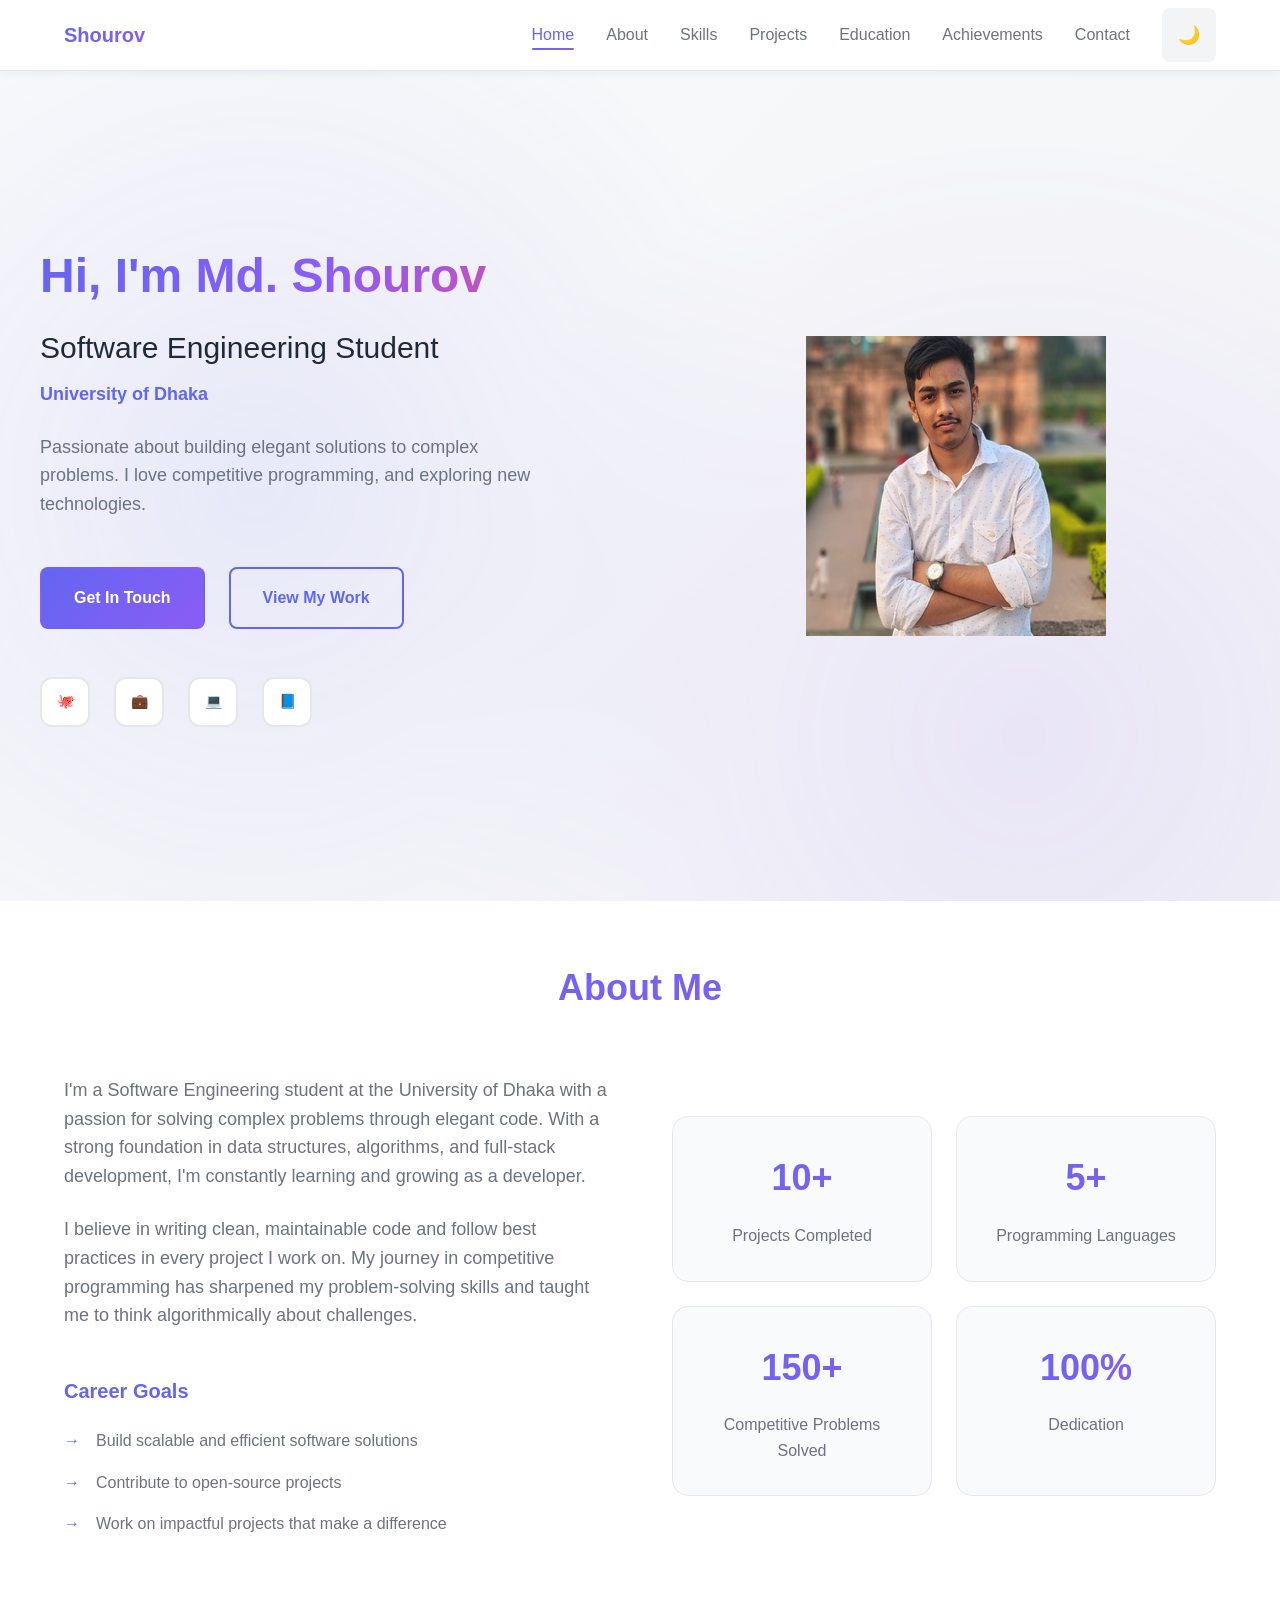
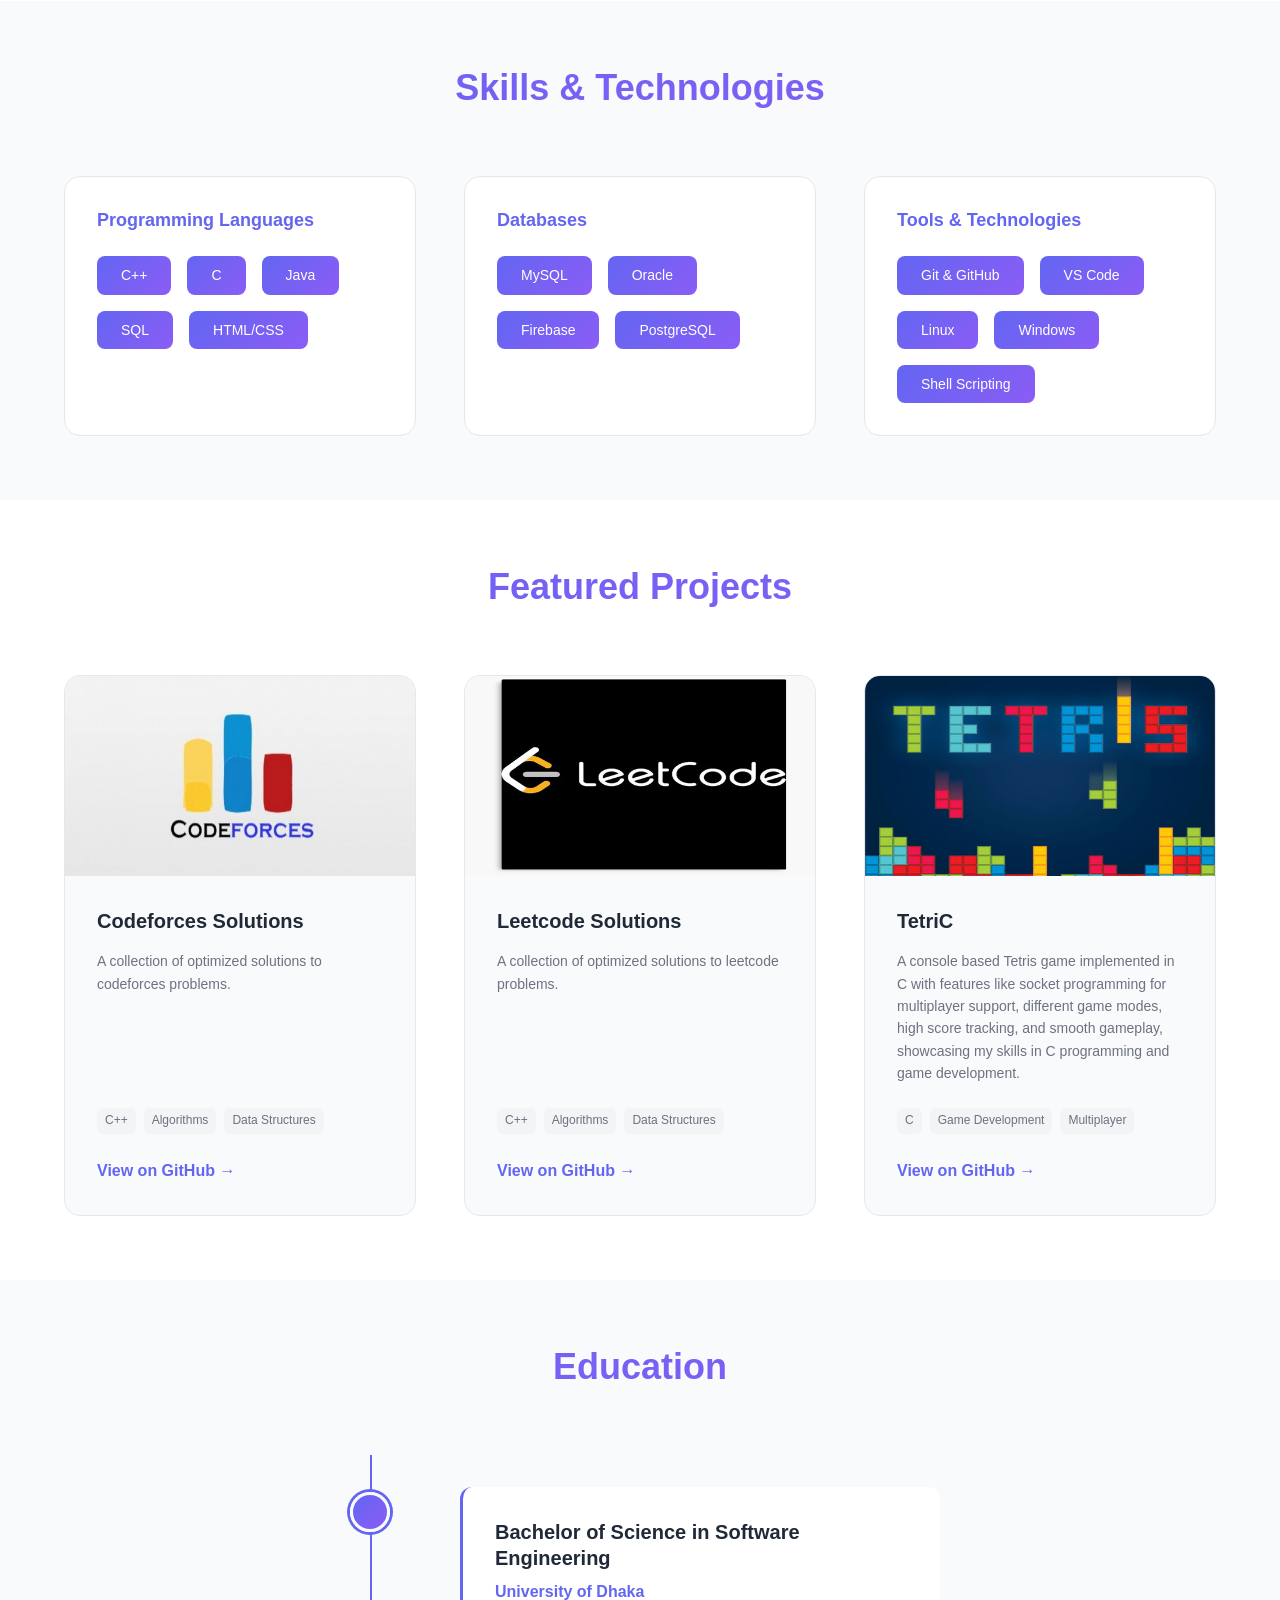
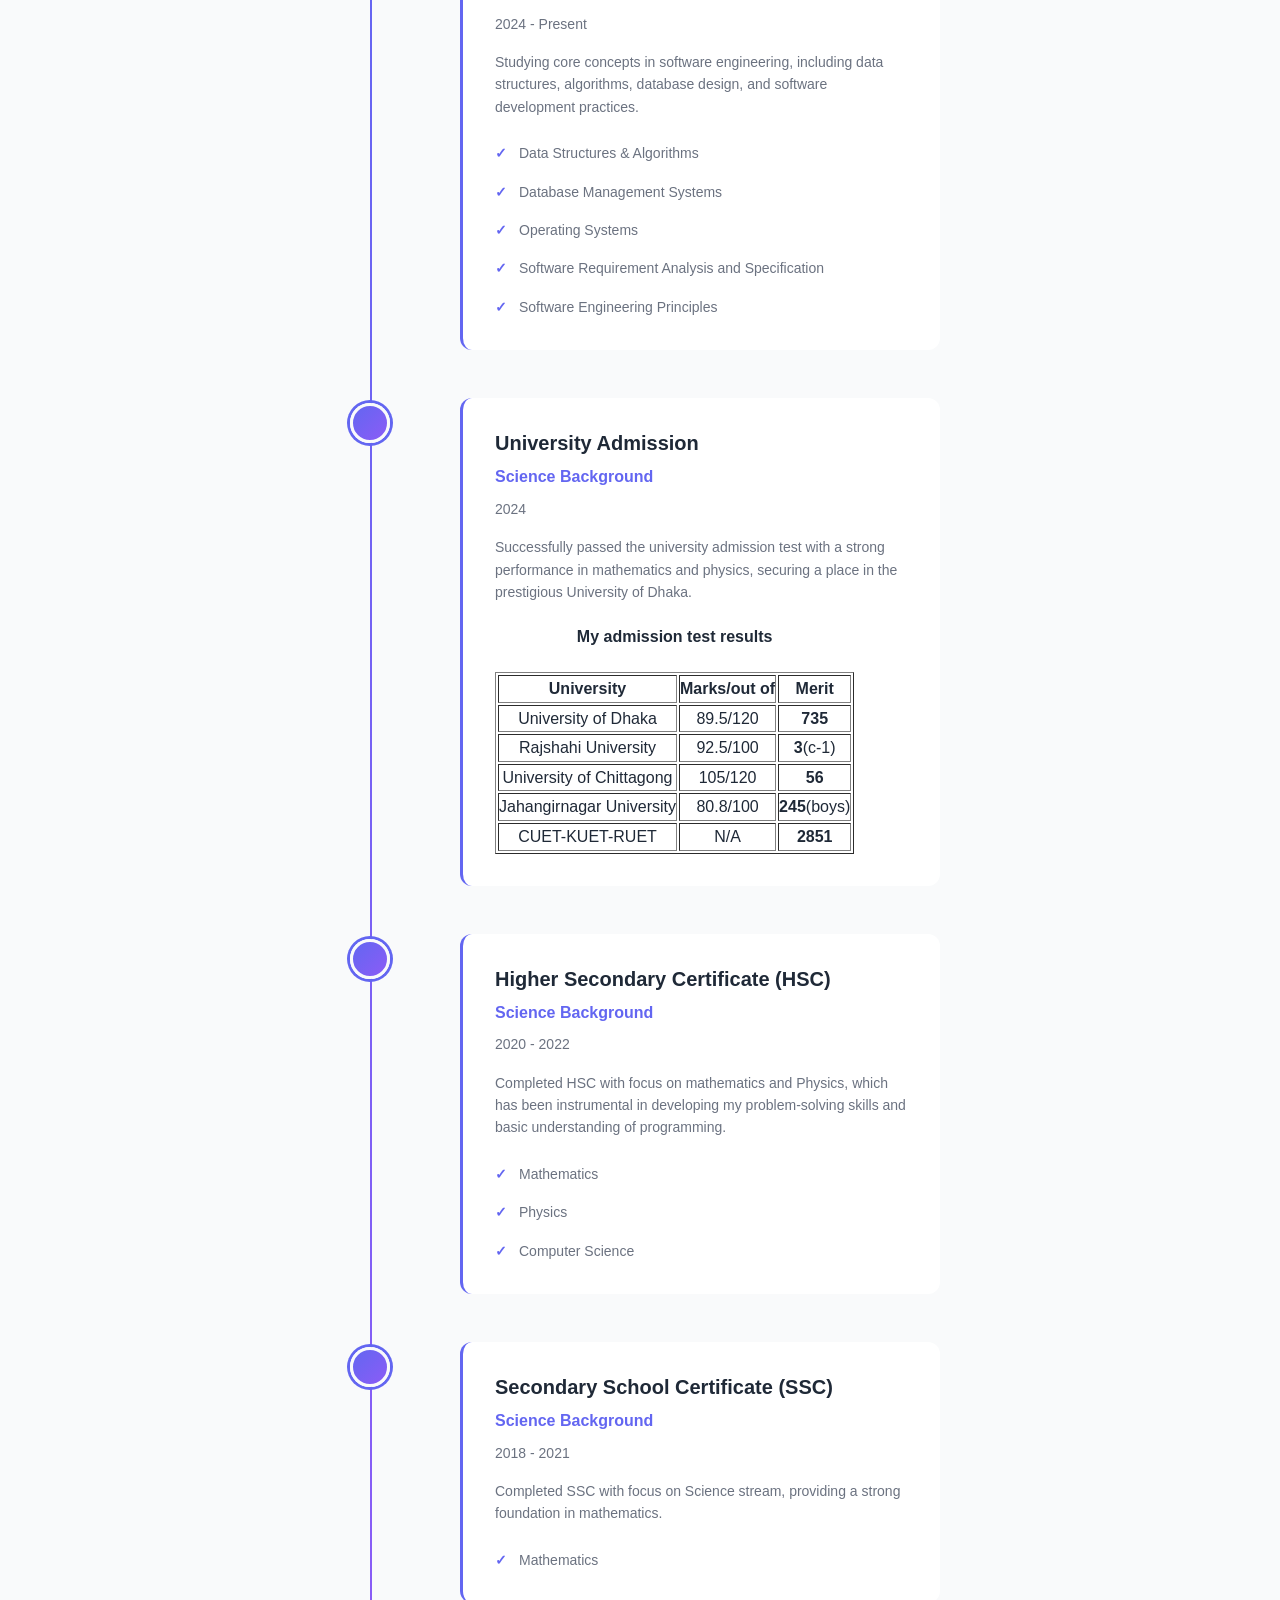
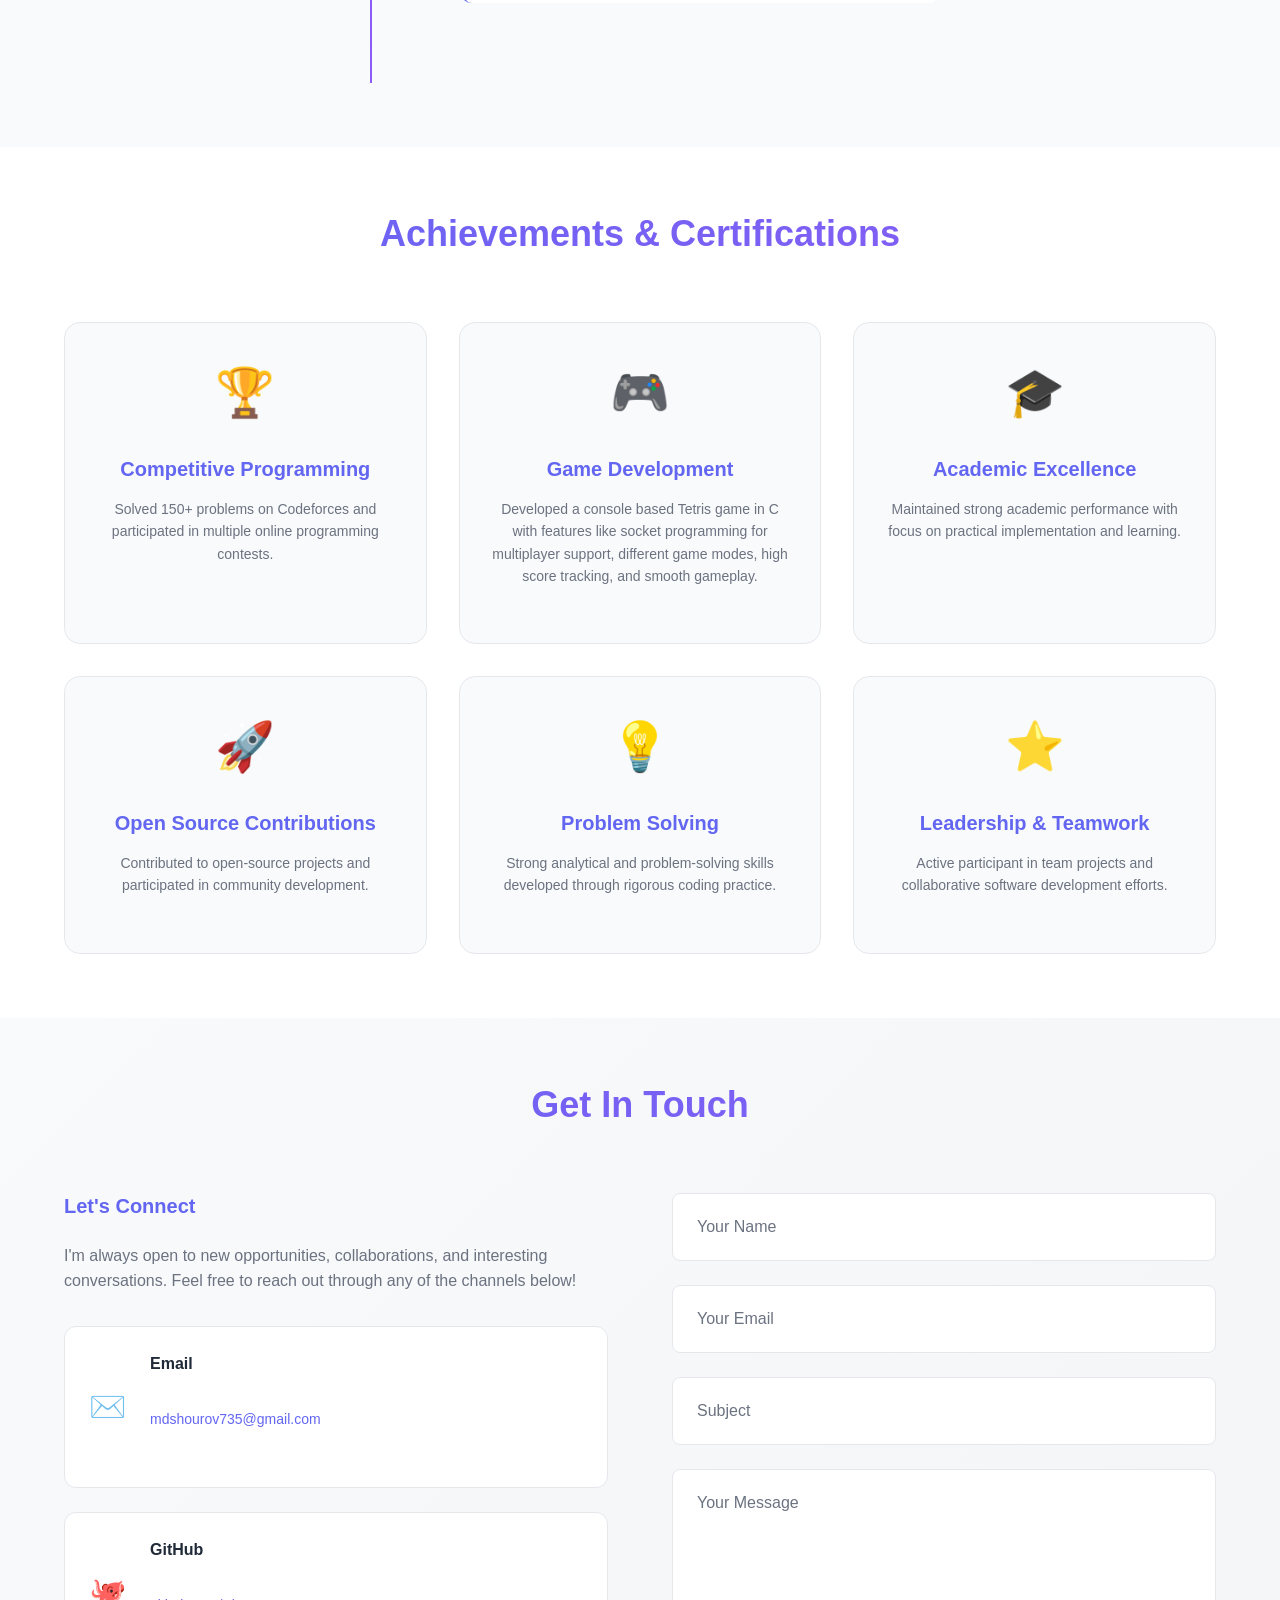
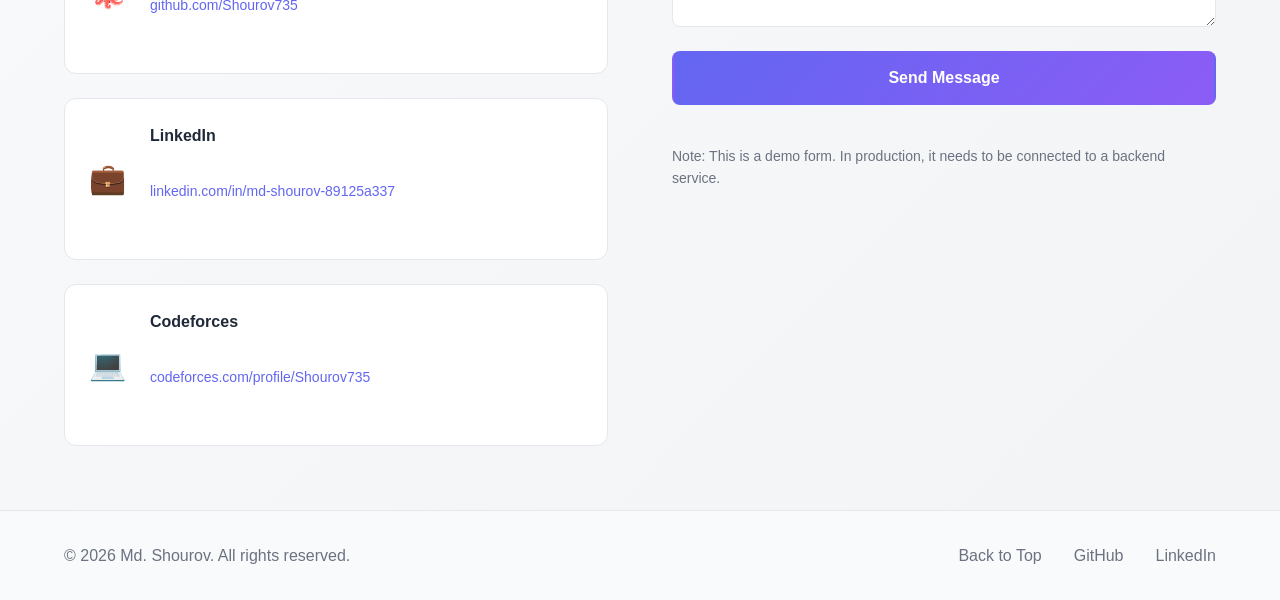
<file: index.html>
<!DOCTYPE html>
<html lang="en">
<head>
    <meta charset="UTF-8">
    <meta name="viewport" content="width=device-width, initial-scale=1.0">
    <meta name="description" content="Md. Shourov - Software Engineering Student Portfolio">
    <meta name="keywords" content="Software Engineer, Student, Programmer, Competitive Programming">
    <meta name="author" content="Md. Shourov">
    
    <title>Md. Shourov - Software Engineering Student</title>
    <link rel="stylesheet" href="style.css">
</head>
<body>
    <!-- Navigation Bar -->
    <nav class="navbar" id="navbar">
        <div class="nav-container">
            <div class="nav-logo">
                <span class="logo-text">Shourov</span>
            </div>
            
            <!-- Hamburger Menu -->
            <div class="hamburger" id="hamburger">
                <span></span>
                <span></span>
                <span></span>
            </div>
            
            <!-- Navigation Links -->
            <ul class="nav-menu" id="nav-menu">
                <li class="nav-item">
                    <a href="#home" class="nav-link">Home</a>
                </li>
                <li class="nav-item">
                    <a href="#about" class="nav-link">About</a>
                </li>
                <li class="nav-item">
                    <a href="#skills" class="nav-link">Skills</a>
                </li>
                <li class="nav-item">
                    <a href="#projects" class="nav-link">Projects</a>
                </li>
                <li class="nav-item">
                    <a href="#education" class="nav-link">Education</a>
                </li>
                <li class="nav-item">
                    <a href="#achievements" class="nav-link">Achievements</a>
                </li>
                <li class="nav-item">
                    <a href="#contact" class="nav-link">Contact</a>
                </li>
                <li class="nav-item">
                    <button class="theme-toggle" id="theme-toggle" aria-label="Toggle dark mode">
                        <span class="icon">🌙</span>
                    </button>
                </li>
            </ul>
        </div>
    </nav>

    <!-- Hero Section -->
    <section class="hero" id="home">
        <div class="hero-container">
            <div class="hero-content">
                <h1 class="hero-title">Hi, I'm Md. Shourov</h1>
                <p class="hero-subtitle">Software Engineering Student</p>
                <p class="hero-university">University of Dhaka</p>
                <p class="hero-description">
                    Passionate about building elegant solutions to complex problems. 
                    I love competitive programming, and exploring new technologies.
                </p>
                <div class="hero-buttons">
                    <a href="#contact" class="btn btn-primary">Get In Touch</a>
                    <a href="#projects" class="btn btn-secondary">View My Work</a>
                </div>
                <div class="hero-social">
                    <a href="https://github.com/Shourov735" class="social-icon" title="GitHub" target="_blank">
                        <span>🐙</span>
                    </a>
                    <a href="https://linkedin.com/in/md-shourov-89125a337" class="social-icon" title="LinkedIn" target="_blank">
                        <span>💼</span>
                    </a>
                    <a href="https://codeforces.com/profile/Shourov735" class="social-icon" title="Codeforces" target="_blank">
                        <span>💻</span>
                    </a>
                    <a href="https://www.facebook.com/mdshourov.738" class="social-icon" title="Facebook" target="_blank">
                        <span>📘</span>
                    </a>
                </div>
            </div>
            <div class="hero-image">
                <img src="assets/images/profile.jpg" alt="Md. Shourov">
            </div>
        </div>
    </section>

    <!-- About Section -->
    <section class="about" id="about">
        <div class="container">
            <h2 class="section-title">About Me</h2>
            <div class="about-content">
                <div class="about-text">
                    <p>
                        I'm a Software Engineering student at the University of Dhaka with a passion for solving 
                        complex problems through elegant code. With a strong foundation in data structures, algorithms, 
                        and full-stack development, I'm constantly learning and growing as a developer.
                    </p>
                    <p>
                        I believe in writing clean, maintainable code and follow best practices in every project I work on. 
                        My journey in competitive programming has sharpened my problem-solving skills and taught me to think 
                        algorithmically about challenges.
                    </p>
                    <h3>Career Goals</h3>
                    <ul class="goals-list">
                        <li>Build scalable and efficient software solutions</li>
                        <li>Contribute to open-source projects</li>
                        <li>Work on impactful projects that make a difference</li>
                    </ul>
                </div>
                <div class="about-stats">
                    <div class="stat-card">
                        <div class="stat-number">10+</div>
                        <div class="stat-label">Projects Completed</div>
                    </div>
                    <div class="stat-card">
                        <div class="stat-number">5+</div>
                        <div class="stat-label">Programming Languages</div>
                    </div>
                    <div class="stat-card">
                        <div class="stat-number">150+</div>
                        <div class="stat-label">Competitive Problems Solved</div>
                    </div>
                    <div class="stat-card">
                        <div class="stat-number">100%</div>
                        <div class="stat-label">Dedication</div>
                    </div>
                </div>
            </div>
        </div>
    </section>

    <!-- Skills Section -->
    <section class="skills" id="skills">
        <div class="container">
            <h2 class="section-title">Skills & Technologies</h2>
            <div class="skills-grid">
                <!-- Programming Languages -->
                <div class="skill-category">
                    <h3 class="category-title">Programming Languages</h3>
                    <div class="skill-badges">
                        <span class="skill-badge">C++</span>
                        <span class="skill-badge">C</span>
                        <span class="skill-badge">Java</span>
                        <span class="skill-badge">SQL</span>
                        <span class="skill-badge">HTML/CSS</span>
                    </div>
                </div>

                <!-- Databases -->
                <div class="skill-category">
                    <h3 class="category-title">Databases</h3>
                    <div class="skill-badges">
                        <span class="skill-badge">MySQL</span>
                        <span class="skill-badge">Oracle</span>
                        <span class="skill-badge">Firebase</span>
                        <span class="skill-badge">PostgreSQL</span>
                    </div>
                </div>

                <!-- Tools & Technologies -->
                <div class="skill-category">
                    <h3 class="category-title">Tools & Technologies</h3>
                    <div class="skill-badges">
                        <span class="skill-badge">Git & GitHub</span>
                        <span class="skill-badge">VS Code</span>
                        <span class="skill-badge">Linux</span>
                        <span class="skill-badge">Windows</span>
                        <span class="skill-badge">Shell Scripting</span>
                    </div>
                </div>
            </div>
        </div>
    </section>

    <!-- Projects Section -->
    <section class="projects" id="projects">
        <div class="container">
            <h2 class="section-title">Featured Projects</h2>
            <div class="projects-grid">
                <!-- Project 1 -->
                <div class="project-card">
                    <div class="project-image">
                        <img src="assets/images/project-1.jpg" alt="Project 1" class="project-img">
                    </div>
                    <div class="project-content">
                        <h3 class="project-title">Codeforces Solutions</h3>
                        <p class="project-description">
                            A collection of optimized solutions to codeforces problems.
                        </p>
                        <div class="project-tags">
                            <span class="tag">C++</span>
                            <span class="tag">Algorithms</span>
                            <span class="tag">Data Structures</span>
                        </div>
                        <a href="https://github.com/Shourov735/Codeforces" class="project-link" target="_blank">
                            View on GitHub →
                        </a>
                    </div>
                </div>

                <!-- Project 2 -->
                <div class="project-card">
                    <div class="project-image">
                        <img src="assets/images/project-2.jpg" alt="Project 2" class="project-img">
                    </div>
                    <div class="project-content">
                        <h3 class="project-title">Leetcode Solutions</h3>
                        <p class="project-description">
                            A collection of optimized solutions to leetcode problems.
                        </p>
                        <div class="project-tags">
                            <span class="tag">C++</span>
                            <span class="tag">Algorithms</span>
                            <span class="tag">Data Structures</span>
                        </div>
                        <a href="https://github.com/Shourov735/LeetCode" class="project-link" target="_blank">
                            View on GitHub →
                        </a>
                    </div>
                </div>

                <!-- Project 3 -->
                <div class="project-card">
                    <div class="project-image">
                        <img src="assets/images/project-3.jpg" alt="Project 3" class="project-img">
                    </div>
                    <div class="project-content">
                        <h3 class="project-title">TetriC</h3>
                        <p class="project-description">
                            A console based Tetris game implemented in C with features like socket programming for multiplayer support, different game modes,
                            high score tracking, and smooth gameplay, showcasing my skills in C programming and game development.
                        </p>
                        <div class="project-tags">
                            <span class="tag">C</span>
                            <span class="tag">Game Development</span>
                            <span class="tag">Multiplayer</span>
                        </div>
                        <a href="https://github.com/Shourov735/TetriC" class="project-link" target="_blank">
                            View on GitHub →
                        </a>
                    </div>
                </div>

            </div>
        </div>
    </section>

    <!-- Education Section -->
    <section class="education" id="education">
        <div class="container">
            <h2 class="section-title">Education</h2>
            <div class="education-timeline">
                <div class="timeline-item">
                    <div class="timeline-content">
                        <div class="timeline-marker"></div>
                        <div class="timeline-body">
                            <h3>Bachelor of Science in Software Engineering</h3>
                            <p class="institution">University of Dhaka</p>
                            <p class="duration">2024 - Present</p>
                            <p class="description">
                                Studying core concepts in software engineering, including data structures, 
                                algorithms, database design, and software development practices.
                            </p>
                            <ul class="coursework">
                                <li>Data Structures & Algorithms</li>
                                <li>Database Management Systems</li>
                                <li>Operating Systems</li>
                                <li>Software Requirement Analysis and Specification</li>
                                <li>Software Engineering Principles</li>
                            </ul>
                        </div>
                    </div>
                </div>

                <div class="timeline-item">
                    <div class="timeline-content">
                        <div class="timeline-marker"></div>
                        <div class="timeline-body">
                            <h3>University Admission</h3>
                            <p class="institution">Science Background</p>
                            <p class="duration">2024</p>
                            <p class="description">
                                Successfully passed the university admission test with a strong performance in mathematics and physics, securing a place in the prestigious University of Dhaka.
                            </p>
                            <div class="admission-results">
                                <table border="1" align="center">
                                    <caption><h4>My admission test results</h4></caption>
                                    <tr align="center">
                                        <th>University</th>
                                        <th>Marks/out of</th>
                                        <th>Merit</th>
                                    </tr>
                                    <tr align="center">
                                        <td>University of Dhaka</td>
                                        <td>89.5/120</td>
                                        <td><b>735</b></td>
                                    </tr>
                                    <tr align="center">
                                        <td>Rajshahi University</td>
                                        <td>92.5/100</td>
                                        <td><b>3</b>(c-1)</td>
                                    </tr>
                                    <tr align="center">
                                        <td>University of Chittagong</td>
                                        <td>105/120</td>
                                        <td><b>56</b></td>
                                    </tr>
                                    <tr align="center">
                                        <td>Jahangirnagar University</td>
                                        <td>80.8/100</td>
                                        <td><b>245</b>(boys)</td>
                                    </tr>
                                    <tr align="center">
                                        <td>CUET-KUET-RUET</td>
                                        <td>N/A</td>
                                        <td><b>2851</b></td>
                                    </tr>
                                </table>
                            </div>
                        </div>
                    </div>
                </div>

                <div class="timeline-item">
                    <div class="timeline-content">
                        <div class="timeline-marker"></div>
                        <div class="timeline-body">
                            <h3>Higher Secondary Certificate (HSC)</h3>
                            <p class="institution">Science Background</p>
                            <p class="duration">2020 - 2022</p>
                            <p class="description">
                                Completed HSC with focus on mathematics and Physics, which has been instrumental in developing my problem-solving skills and basic understanding of programming.
                            </p>
                            <ul class="coursework">
                                <li>Mathematics</li>
                                <li>Physics</li>
                                <li>Computer Science</li>
                            </ul>
                        </div>
                    </div>
                </div>
                <div class="timeline-item">
                    <div class="timeline-content">
                        <div class="timeline-marker"></div>
                        <div class="timeline-body">
                            <h3>Secondary School Certificate (SSC)</h3>
                            <p class="institution">Science Background</p>
                            <p class="duration">2018 - 2021</p>
                            <p class="description">
                                Completed SSC with focus on Science stream, providing a strong foundation 
                                in mathematics.
                            </p>
                            <ul class="coursework">
                                <li>Mathematics</li>
                            </ul>
                        </div>
                    </div>
                </div>
            </div>
        </div>
    </section>

    <!-- Achievements Section -->
    <section class="achievements" id="achievements">
        <div class="container">
            <h2 class="section-title">Achievements & Certifications</h2>
            <div class="achievements-grid">
                <div class="achievement-card">
                    <div class="achievement-icon">🏆</div>
                    <h3>Competitive Programming</h3>
                    <p>
                        Solved 150+ problems on Codeforces and participated in multiple online programming contests.
                    </p>
                </div>

                <div class="achievement-card">
                    <div class="achievement-icon">🎮</div>
                    <h3>Game Development</h3>
                    <p>
                        Developed a console based Tetris game in C with features like socket programming for multiplayer support, different game modes, high score tracking, and smooth gameplay.
                    </p>
                </div>

                <div class="achievement-card">
                    <div class="achievement-icon">🎓</div>
                    <h3>Academic Excellence</h3>
                    <p>
                        Maintained strong academic performance with focus on practical implementation and learning.
                    </p>
                </div>

                <div class="achievement-card">
                    <div class="achievement-icon">🚀</div>
                    <h3>Open Source Contributions</h3>
                    <p>
                        Contributed to open-source projects and participated in community development.
                    </p>
                </div>

                <div class="achievement-card">
                    <div class="achievement-icon">💡</div>
                    <h3>Problem Solving</h3>
                    <p>
                        Strong analytical and problem-solving skills developed through rigorous coding practice.
                    </p>
                </div>

                <div class="achievement-card">
                    <div class="achievement-icon">⭐</div>
                    <h3>Leadership & Teamwork</h3>
                    <p>
                        Active participant in team projects and collaborative software development efforts.
                    </p>
                </div>
            </div>
        </div>
    </section>

    <!-- Contact Section -->
    <section class="contact" id="contact">
        <div class="container">
            <h2 class="section-title">Get In Touch</h2>
            <div class="contact-content">
                <div class="contact-info">
                    <h3>Let's Connect</h3>
                    <p>
                        I'm always open to new opportunities, collaborations, and interesting conversations. 
                        Feel free to reach out through any of the channels below!
                    </p>

                    <div class="contact-methods">
                        <a href="mailto:mdshourov735@gmail.com" class="contact-method">
                            <span class="icon">✉️</span>
                            <div>
                                <p class="method-title">Email</p>
                                <p class="method-value">mdshourov735@gmail.com</p>
                            </div>
                        </a>

                        <a href="https://github.com/Shourov735" target="_blank" class="contact-method">
                            <span class="icon">🐙</span>
                            <div>
                                <p class="method-title">GitHub</p>
                                <p class="method-value">github.com/Shourov735</p>
                            </div>
                        </a>

                        <a href="https://linkedin.com/in/md-shourov-89125a337" target="_blank" class="contact-method">
                            <span class="icon">💼</span>
                            <div>
                                <p class="method-title">LinkedIn</p>
                                <p class="method-value">linkedin.com/in/md-shourov-89125a337</p>
                            </div>
                        </a>

                        <a href="https://codeforces.com/profile/Shourov735" target="_blank" class="contact-method">
                            <span class="icon">💻</span>
                            <div>
                                <p class="method-title">Codeforces</p>
                                <p class="method-value">codeforces.com/profile/Shourov735</p>
                            </div>
                        </a>
                    </div>
                </div>

                <form class="contact-form" id="contact-form">
                    <div class="form-group">
                        <input 
                            type="text" 
                            id="name" 
                            placeholder="Your Name" 
                            required
                            aria-label="Your Name"
                        >
                    </div>
                    
                    <div class="form-group">
                        <input 
                            type="email" 
                            id="email" 
                            placeholder="Your Email" 
                            required
                            aria-label="Your Email"
                        >
                    </div>
                    
                    <div class="form-group">
                        <input 
                            type="text" 
                            id="subject" 
                            placeholder="Subject" 
                            required
                            aria-label="Subject"
                        >
                    </div>
                    
                    <div class="form-group">
                        <textarea 
                            id="message" 
                            placeholder="Your Message" 
                            rows="6" 
                            required
                            aria-label="Your Message"
                        ></textarea>
                    </div>
                    
                    <button type="submit" class="btn btn-primary btn-submit">
                        Send Message
                    </button>
                    <p class="form-note">Note: This is a demo form. In production, it needs to be connected to a backend service.</p>
                </form>
            </div>
        </div>
    </section>

    <!-- Footer -->
    <footer class="footer">
        <div class="container">
            <div class="footer-content">
                <p>&copy; 2026 Md. Shourov. All rights reserved.</p>
                <div class="footer-links">
                    <a href="#home">Back to Top</a>
                    <a href="https://github.com/Shourov735/" target="_blank">GitHub</a>
                    <a href="https://linkedin.com/in/md-shourov-89125a337" target="_blank">LinkedIn</a>
                </div>
            </div>
        </div>
    </footer>

    <!-- Back to Top Button -->
    <button class="back-to-top" id="back-to-top" aria-label="Back to top">
        ↑
    </button>

    <script src="script.js"></script>
</body>
</html>
</file>
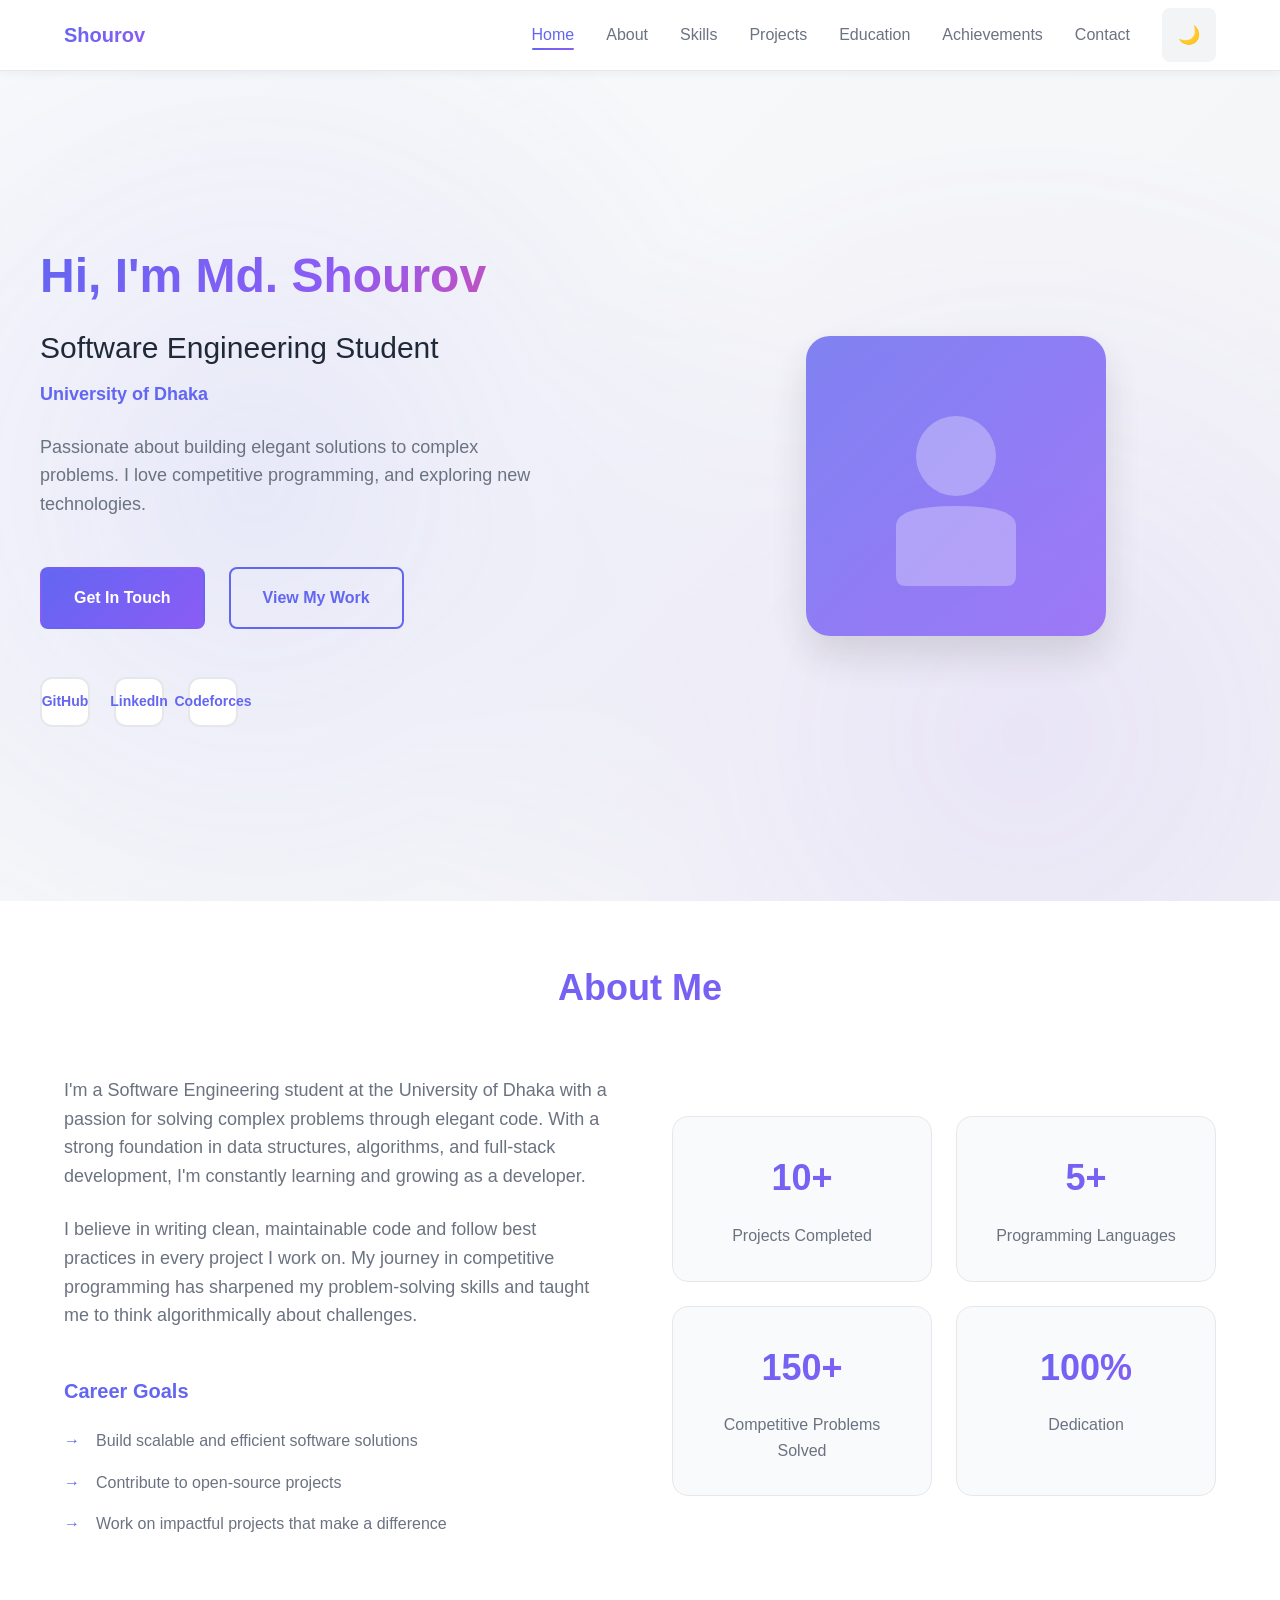
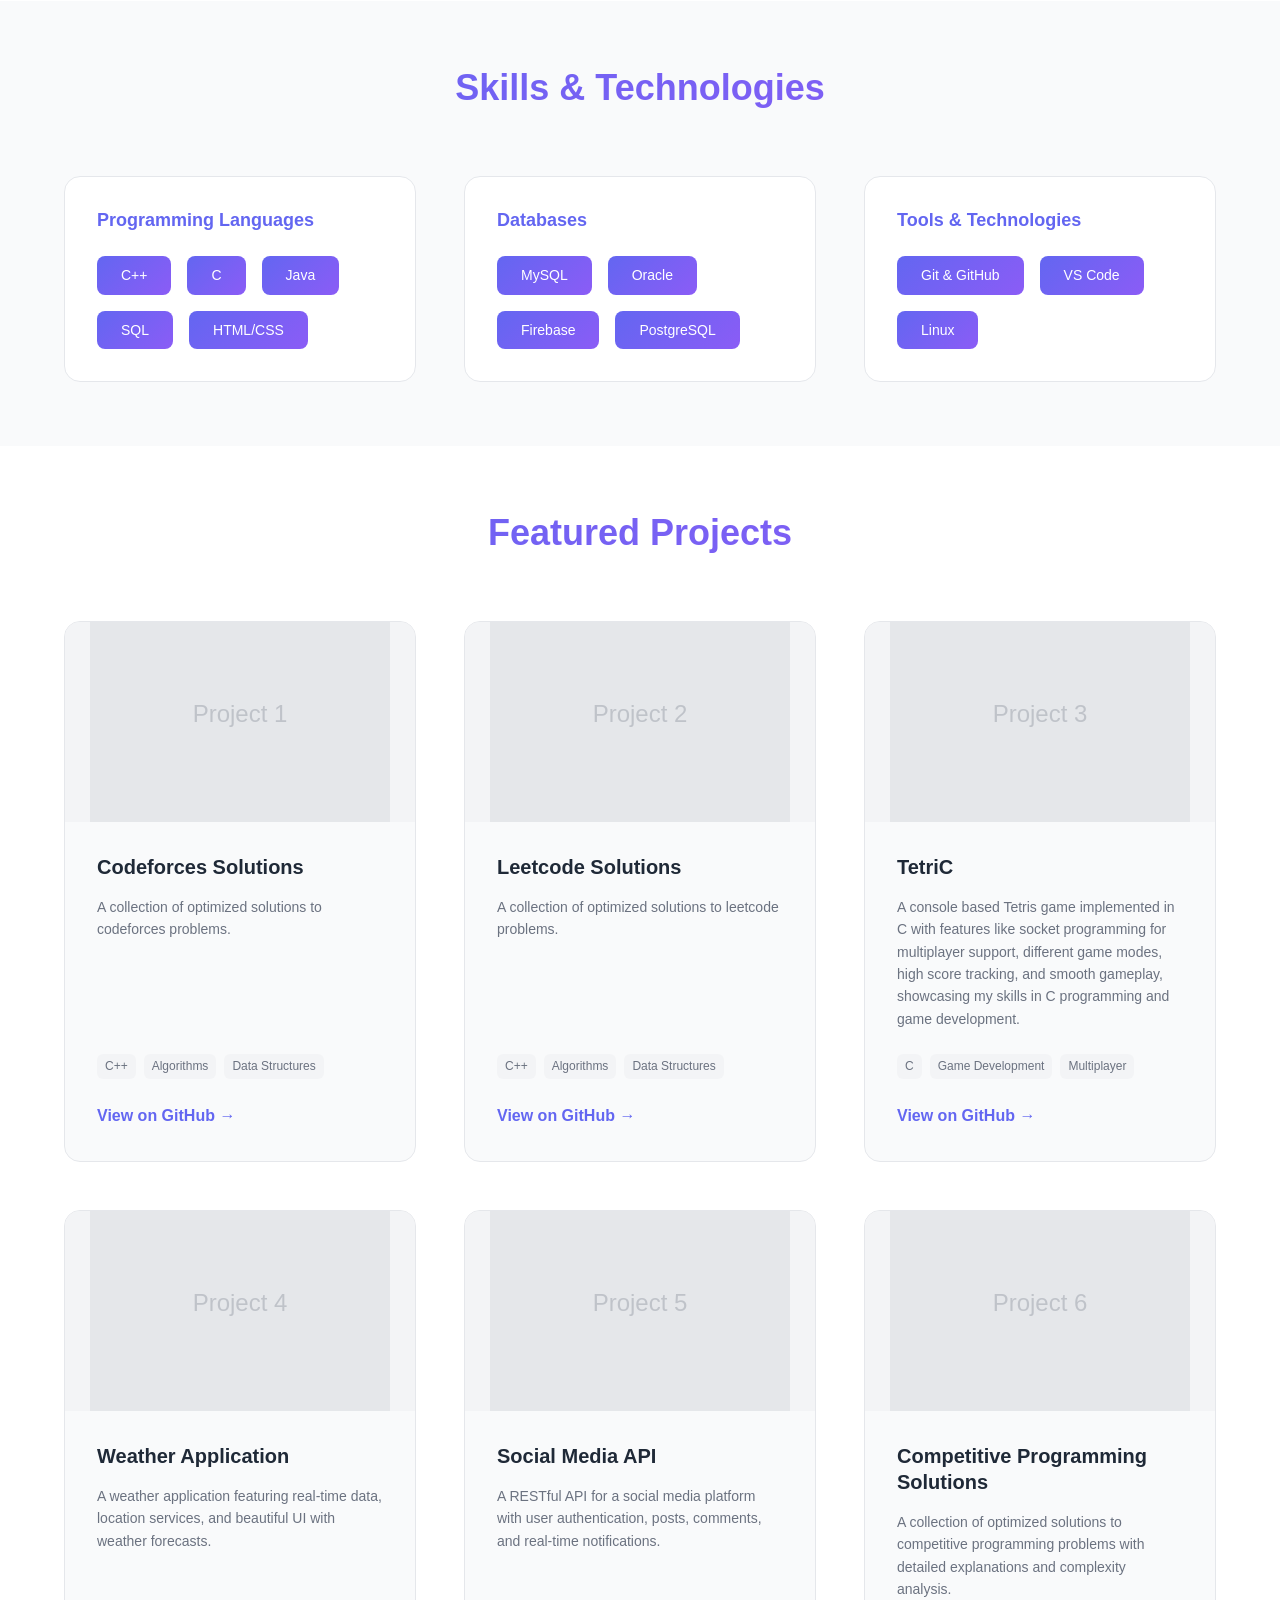
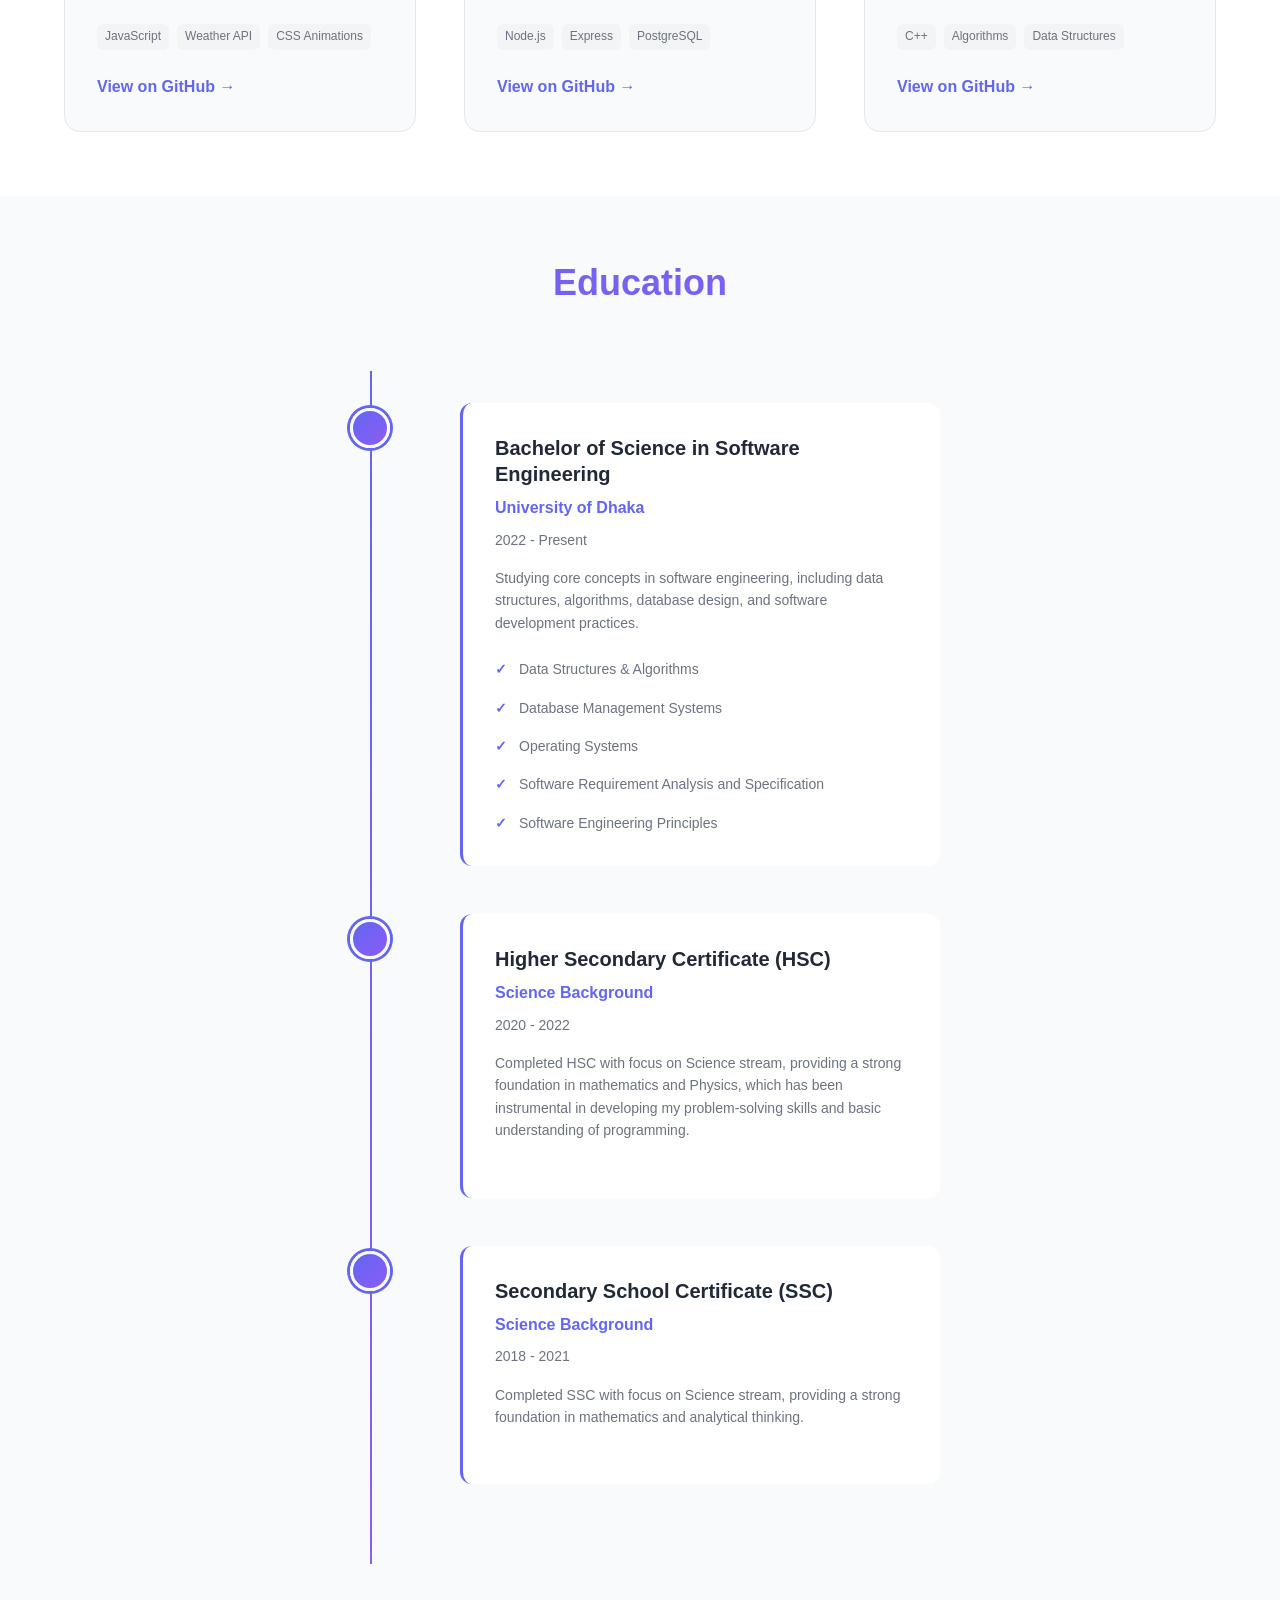
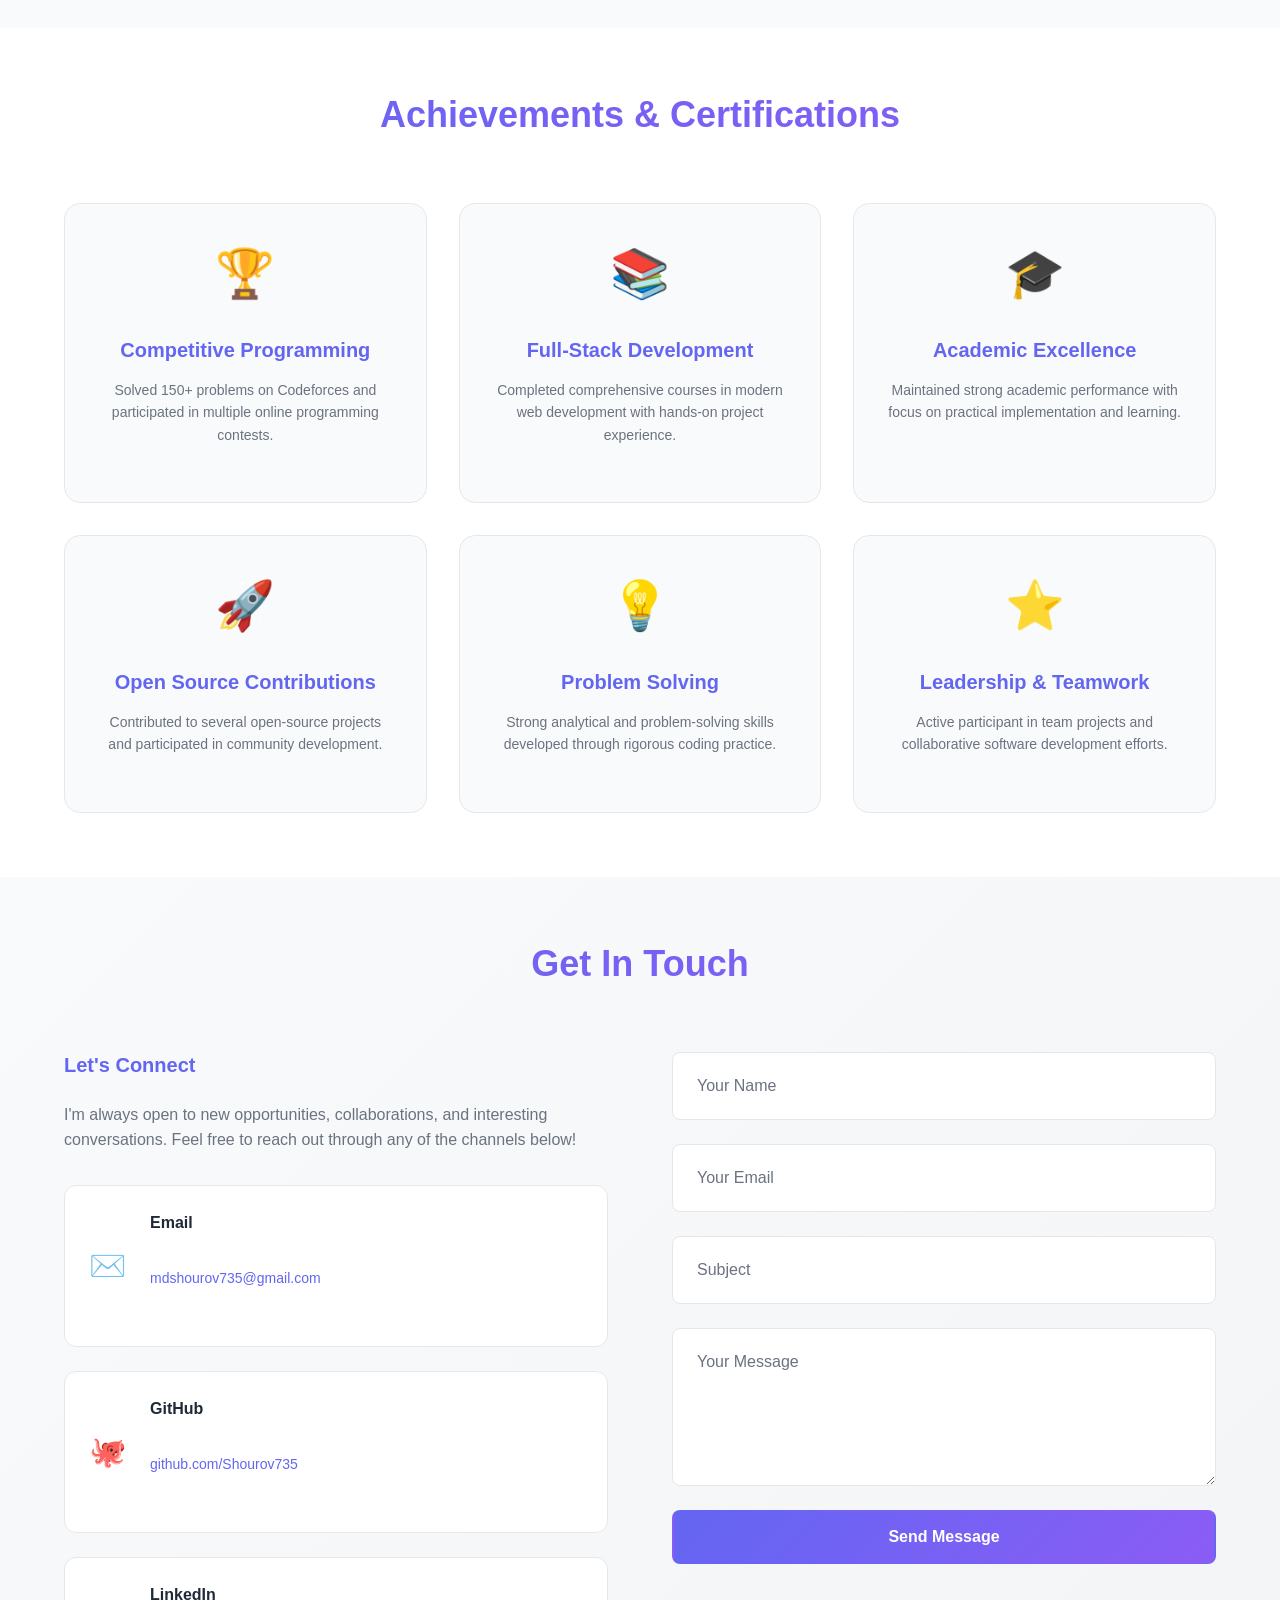
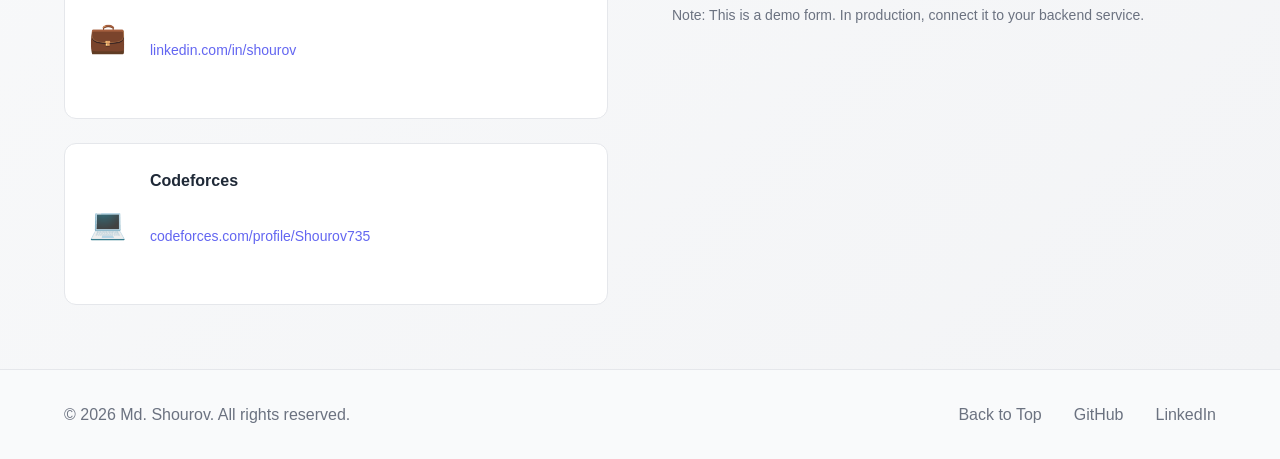
<file: portfolio/index.html>
<!DOCTYPE html>
<html lang="en">
<head>
    <meta charset="UTF-8">
    <meta name="viewport" content="width=device-width, initial-scale=1.0">
    <meta name="description" content="Md. Shourov - Software Engineering Student Portfolio">
    <meta name="keywords" content="Software Engineer, Student, Programmer, Competitive Programming">
    <meta name="author" content="Md. Shourov">
    
    <title>Md. Shourov - Software Engineering Student</title>
    <link rel="stylesheet" href="style.css">
</head>
<body>
    <!-- Navigation Bar -->
    <nav class="navbar" id="navbar">
        <div class="nav-container">
            <div class="nav-logo">
                <span class="logo-text">Shourov</span>
            </div>
            
            <!-- Hamburger Menu -->
            <div class="hamburger" id="hamburger">
                <span></span>
                <span></span>
                <span></span>
            </div>
            
            <!-- Navigation Links -->
            <ul class="nav-menu" id="nav-menu">
                <li class="nav-item">
                    <a href="#home" class="nav-link">Home</a>
                </li>
                <li class="nav-item">
                    <a href="#about" class="nav-link">About</a>
                </li>
                <li class="nav-item">
                    <a href="#skills" class="nav-link">Skills</a>
                </li>
                <li class="nav-item">
                    <a href="#projects" class="nav-link">Projects</a>
                </li>
                <li class="nav-item">
                    <a href="#education" class="nav-link">Education</a>
                </li>
                <li class="nav-item">
                    <a href="#achievements" class="nav-link">Achievements</a>
                </li>
                <li class="nav-item">
                    <a href="#contact" class="nav-link">Contact</a>
                </li>
                <li class="nav-item">
                    <button class="theme-toggle" id="theme-toggle" aria-label="Toggle dark mode">
                        <span class="icon">🌙</span>
                    </button>
                </li>
            </ul>
        </div>
    </nav>

    <!-- Hero Section -->
    <section class="hero" id="home">
        <div class="hero-container">
            <div class="hero-content">
                <h1 class="hero-title">Hi, I'm Md. Shourov</h1>
                <p class="hero-subtitle">Software Engineering Student</p>
                <p class="hero-university">University of Dhaka</p>
                <p class="hero-description">
                    Passionate about building elegant solutions to complex problems. 
                    I love competitive programming, and exploring new technologies.
                </p>
                <div class="hero-buttons">
                    <a href="#contact" class="btn btn-primary">Get In Touch</a>
                    <a href="#projects" class="btn btn-secondary">View My Work</a>
                </div>
                <div class="hero-social">
                    <a href="https://github.com/Shourov735" class="social-icon" title="GitHub" target="_blank">
                        <span>GitHub</span>
                    </a>
                    <a href="https://linkedin.com" class="social-icon" title="LinkedIn" target="_blank">
                        <span>LinkedIn</span>
                    </a>
                    <a href="https://codeforces.com/profile/Shourov735" class="social-icon" title="Codeforces" target="_blank">
                        <span>Codeforces</span>
                    </a>
                </div>
            </div>
            <div class="hero-image">
                <div class="profile-placeholder">
                    <svg viewBox="0 0 100 100" xmlns="http://www.w3.org/2000/svg">
                        <circle cx="50" cy="35" r="20" fill="currentColor" opacity="0.3"/>
                        <path d="M 20 70 Q 20 60 50 60 Q 80 60 80 70 L 80 95 Q 80 100 75 100 L 25 100 Q 20 100 20 95 Z" 
                              fill="currentColor" opacity="0.3"/>
                    </svg>
                </div>
            </div>
        </div>
    </section>

    <!-- About Section -->
    <section class="about" id="about">
        <div class="container">
            <h2 class="section-title">About Me</h2>
            <div class="about-content">
                <div class="about-text">
                    <p>
                        I'm a Software Engineering student at the University of Dhaka with a passion for solving 
                        complex problems through elegant code. With a strong foundation in data structures, algorithms, 
                        and full-stack development, I'm constantly learning and growing as a developer.
                    </p>
                    <p>
                        I believe in writing clean, maintainable code and follow best practices in every project I work on. 
                        My journey in competitive programming has sharpened my problem-solving skills and taught me to think 
                        algorithmically about challenges.
                    </p>
                    <h3>Career Goals</h3>
                    <ul class="goals-list">
                        <li>Build scalable and efficient software solutions</li>
                        <li>Contribute to open-source projects</li>
                        <li>Work on impactful projects that make a difference</li>
                    </ul>
                </div>
                <div class="about-stats">
                    <div class="stat-card">
                        <div class="stat-number">10+</div>
                        <div class="stat-label">Projects Completed</div>
                    </div>
                    <div class="stat-card">
                        <div class="stat-number">5+</div>
                        <div class="stat-label">Programming Languages</div>
                    </div>
                    <div class="stat-card">
                        <div class="stat-number">150+</div>
                        <div class="stat-label">Competitive Problems Solved</div>
                    </div>
                    <div class="stat-card">
                        <div class="stat-number">100%</div>
                        <div class="stat-label">Dedication</div>
                    </div>
                </div>
            </div>
        </div>
    </section>

    <!-- Skills Section -->
    <section class="skills" id="skills">
        <div class="container">
            <h2 class="section-title">Skills & Technologies</h2>
            <div class="skills-grid">
                <!-- Programming Languages -->
                <div class="skill-category">
                    <h3 class="category-title">Programming Languages</h3>
                    <div class="skill-badges">
                        <span class="skill-badge">C++</span>
                        <span class="skill-badge">C</span>
                        <span class="skill-badge">Java</span>
                        <span class="skill-badge">SQL</span>
                        <span class="skill-badge">HTML/CSS</span>
                    </div>
                </div>

                <!-- Databases -->
                <div class="skill-category">
                    <h3 class="category-title">Databases</h3>
                    <div class="skill-badges">
                        <span class="skill-badge">MySQL</span>
                        <span class="skill-badge">Oracle</span>
                        <span class="skill-badge">Firebase</span>
                        <span class="skill-badge">PostgreSQL</span>
                    </div>
                </div>

                <!-- Tools & Technologies -->
                <div class="skill-category">
                    <h3 class="category-title">Tools & Technologies</h3>
                    <div class="skill-badges">
                        <span class="skill-badge">Git & GitHub</span>
                        <span class="skill-badge">VS Code</span>
                        <span class="skill-badge">Linux</span>
                    </div>
                </div>
            </div>
        </div>
    </section>

    <!-- Projects Section -->
    <section class="projects" id="projects">
        <div class="container">
            <h2 class="section-title">Featured Projects</h2>
            <div class="projects-grid">
                <!-- Project 1 -->
                <div class="project-card">
                    <div class="project-image">
                        <div class="image-placeholder">
                            <svg viewBox="0 0 300 200" xmlns="http://www.w3.org/2000/svg">
                                <rect width="300" height="200" fill="currentColor" opacity="0.1"/>
                                <text x="150" y="100" text-anchor="middle" font-size="24" fill="currentColor" opacity="0.3">
                                    Project 1
                                </text>
                            </svg>
                        </div>
                    </div>
                    <div class="project-content">
                        <h3 class="project-title">Codeforces Solutions</h3>
                        <p class="project-description">
                            A collection of optimized solutions to codeforces problems.
                        </p>
                        <div class="project-tags">
                            <span class="tag">C++</span>
                            <span class="tag">Algorithms</span>
                            <span class="tag">Data Structures</span>
                        </div>
                        <a href="https://github.com/Shourov735/Codeforces" class="project-link" target="_blank">
                            View on GitHub →
                        </a>
                    </div>
                </div>

                <!-- Project 2 -->
                <div class="project-card">
                    <div class="project-image">
                        <div class="image-placeholder">
                            <svg viewBox="0 0 300 200" xmlns="http://www.w3.org/2000/svg">
                                <rect width="300" height="200" fill="currentColor" opacity="0.1"/>
                                <text x="150" y="100" text-anchor="middle" font-size="24" fill="currentColor" opacity="0.3">
                                    Project 2
                                </text>
                            </svg>
                        </div>
                    </div>
                    <div class="project-content">
                        <h3 class="project-title">Leetcode Solutions</h3>
                        <p class="project-description">
                            A collection of optimized solutions to leetcode problems.
                        </p>
                        <div class="project-tags">
                            <span class="tag">C++</span>
                            <span class="tag">Algorithms</span>
                            <span class="tag">Data Structures</span>
                        </div>
                        <a href="https://github.com/Shourov735/LeetCode" class="project-link" target="_blank">
                            View on GitHub →
                        </a>
                    </div>
                </div>

                <!-- Project 3 -->
                <div class="project-card">
                    <div class="project-image">
                        <div class="image-placeholder">
                            <svg viewBox="0 0 300 200" xmlns="http://www.w3.org/2000/svg">
                                <rect width="300" height="200" fill="currentColor" opacity="0.1"/>
                                <text x="150" y="100" text-anchor="middle" font-size="24" fill="currentColor" opacity="0.3">
                                    Project 3
                                </text>
                            </svg>
                        </div>
                    </div>
                    <div class="project-content">
                        <h3 class="project-title">TetriC</h3>
                        <p class="project-description">
                            A console based Tetris game implemented in C with features like socket programming for multiplayer support, different game modes,
                            high score tracking, and smooth gameplay, showcasing my skills in C programming and game development.
                        </p>
                        <div class="project-tags">
                            <span class="tag">C</span>
                            <span class="tag">Game Development</span>
                            <span class="tag">Multiplayer</span>
                        </div>
                        <a href="https://github.com/Shourov735/TetriC" class="project-link" target="_blank">
                            View on GitHub →
                        </a>
                    </div>
                </div>

                <!-- Project 4 -->
                <div class="project-card">
                    <div class="project-image">
                        <div class="image-placeholder">
                            <svg viewBox="0 0 300 200" xmlns="http://www.w3.org/2000/svg">
                                <rect width="300" height="200" fill="currentColor" opacity="0.1"/>
                                <text x="150" y="100" text-anchor="middle" font-size="24" fill="currentColor" opacity="0.3">
                                    Project 4
                                </text>
                            </svg>
                        </div>
                    </div>
                    <div class="project-content">
                        <h3 class="project-title">Weather Application</h3>
                        <p class="project-description">
                            A weather application featuring real-time data, location services, 
                            and beautiful UI with weather forecasts.
                        </p>
                        <div class="project-tags">
                            <span class="tag">JavaScript</span>
                            <span class="tag">Weather API</span>
                            <span class="tag">CSS Animations</span>
                        </div>
                        <a href="https://github.com" class="project-link" target="_blank">
                            View on GitHub →
                        </a>
                    </div>
                </div>

                <!-- Project 5 -->
                <div class="project-card">
                    <div class="project-image">
                        <div class="image-placeholder">
                            <svg viewBox="0 0 300 200" xmlns="http://www.w3.org/2000/svg">
                                <rect width="300" height="200" fill="currentColor" opacity="0.1"/>
                                <text x="150" y="100" text-anchor="middle" font-size="24" fill="currentColor" opacity="0.3">
                                    Project 5
                                </text>
                            </svg>
                        </div>
                    </div>
                    <div class="project-content">
                        <h3 class="project-title">Social Media API</h3>
                        <p class="project-description">
                            A RESTful API for a social media platform with user authentication, 
                            posts, comments, and real-time notifications.
                        </p>
                        <div class="project-tags">
                            <span class="tag">Node.js</span>
                            <span class="tag">Express</span>
                            <span class="tag">PostgreSQL</span>
                        </div>
                        <a href="https://github.com" class="project-link" target="_blank">
                            View on GitHub →
                        </a>
                    </div>
                </div>

                <!-- Project 6 -->
                <div class="project-card">
                    <div class="project-image">
                        <div class="image-placeholder">
                            <svg viewBox="0 0 300 200" xmlns="http://www.w3.org/2000/svg">
                                <rect width="300" height="200" fill="currentColor" opacity="0.1"/>
                                <text x="150" y="100" text-anchor="middle" font-size="24" fill="currentColor" opacity="0.3">
                                    Project 6
                                </text>
                            </svg>
                        </div>
                    </div>
                    <div class="project-content">
                        <h3 class="project-title">Competitive Programming Solutions</h3>
                        <p class="project-description">
                            A collection of optimized solutions to competitive programming problems 
                            with detailed explanations and complexity analysis.
                        </p>
                        <div class="project-tags">
                            <span class="tag">C++</span>
                            <span class="tag">Algorithms</span>
                            <span class="tag">Data Structures</span>
                        </div>
                        <a href="https://github.com/Shourov735/Codeforces" class="project-link" target="_blank">
                            View on GitHub →
                        </a>
                    </div>
                </div>
            </div>
        </div>
    </section>

    <!-- Education Section -->
    <section class="education" id="education">
        <div class="container">
            <h2 class="section-title">Education</h2>
            <div class="education-timeline">
                <div class="timeline-item">
                    <div class="timeline-content">
                        <div class="timeline-marker"></div>
                        <div class="timeline-body">
                            <h3>Bachelor of Science in Software Engineering</h3>
                            <p class="institution">University of Dhaka</p>
                            <p class="duration">2022 - Present</p>
                            <p class="description">
                                Studying core concepts in software engineering, including data structures, 
                                algorithms, database design, and software development practices.
                            </p>
                            <ul class="coursework">
                                <li>Data Structures & Algorithms</li>
                                <li>Database Management Systems</li>
                                <li>Operating Systems</li>
                                <li>Software Requirement Analysis and Specification</li>
                                <li>Software Engineering Principles</li>
                            </ul>
                        </div>
                    </div>
                </div>

                <div class="timeline-item">
                    <div class="timeline-content">
                        <div class="timeline-marker"></div>
                        <div class="timeline-body">
                            <h3>Higher Secondary Certificate (HSC)</h3>
                            <p class="institution">Science Background</p>
                            <p class="duration">2020 - 2022</p>
                            <p class="description">
                                Completed HSC with focus on Science stream, providing a strong foundation 
                                in mathematics and Physics, which has been instrumental in developing my problem-solving skills and basic understanding of programming.
                            </p>
                        </div>
                    </div>
                </div>
                <div class="timeline-item">
                    <div class="timeline-content">
                        <div class="timeline-marker"></div>
                        <div class="timeline-body">
                            <h3>Secondary School Certificate (SSC)</h3>
                            <p class="institution">Science Background</p>
                            <p class="duration">2018 - 2021</p>
                            <p class="description">
                                Completed SSC with focus on Science stream, providing a strong foundation 
                                in mathematics and analytical thinking.
                            </p>
                        </div>
                    </div>
                </div>
            </div>
        </div>
    </section>

    <!-- Achievements Section -->
    <section class="achievements" id="achievements">
        <div class="container">
            <h2 class="section-title">Achievements & Certifications</h2>
            <div class="achievements-grid">
                <div class="achievement-card">
                    <div class="achievement-icon">🏆</div>
                    <h3>Competitive Programming</h3>
                    <p>
                        Solved 150+ problems on Codeforces and participated in multiple online programming contests.
                    </p>
                </div>

                <div class="achievement-card">
                    <div class="achievement-icon">📚</div>
                    <h3>Full-Stack Development</h3>
                    <p>
                        Completed comprehensive courses in modern web development with hands-on project experience.
                    </p>
                </div>

                <div class="achievement-card">
                    <div class="achievement-icon">🎓</div>
                    <h3>Academic Excellence</h3>
                    <p>
                        Maintained strong academic performance with focus on practical implementation and learning.
                    </p>
                </div>

                <div class="achievement-card">
                    <div class="achievement-icon">🚀</div>
                    <h3>Open Source Contributions</h3>
                    <p>
                        Contributed to several open-source projects and participated in community development.
                    </p>
                </div>

                <div class="achievement-card">
                    <div class="achievement-icon">💡</div>
                    <h3>Problem Solving</h3>
                    <p>
                        Strong analytical and problem-solving skills developed through rigorous coding practice.
                    </p>
                </div>

                <div class="achievement-card">
                    <div class="achievement-icon">⭐</div>
                    <h3>Leadership & Teamwork</h3>
                    <p>
                        Active participant in team projects and collaborative software development efforts.
                    </p>
                </div>
            </div>
        </div>
    </section>

    <!-- Contact Section -->
    <section class="contact" id="contact">
        <div class="container">
            <h2 class="section-title">Get In Touch</h2>
            <div class="contact-content">
                <div class="contact-info">
                    <h3>Let's Connect</h3>
                    <p>
                        I'm always open to new opportunities, collaborations, and interesting conversations. 
                        Feel free to reach out through any of the channels below!
                    </p>

                    <div class="contact-methods">
                        <a href="mailto:mdshourov735@gmail.com" class="contact-method">
                            <span class="icon">✉️</span>
                            <div>
                                <p class="method-title">Email</p>
                                <p class="method-value">mdshourov735@gmail.com</p>
                            </div>
                        </a>

                        <a href="https://github.com/Shourov735" target="_blank" class="contact-method">
                            <span class="icon">🐙</span>
                            <div>
                                <p class="method-title">GitHub</p>
                                <p class="method-value">github.com/Shourov735</p>
                            </div>
                        </a>

                        <a href="https://linkedin.com" target="_blank" class="contact-method">
                            <span class="icon">💼</span>
                            <div>
                                <p class="method-title">LinkedIn</p>
                                <p class="method-value">linkedin.com/in/shourov</p>
                            </div>
                        </a>

                        <a href="https://codeforces.com/profile/Shourov735" target="_blank" class="contact-method">
                            <span class="icon">💻</span>
                            <div>
                                <p class="method-title">Codeforces</p>
                                <p class="method-value">codeforces.com/profile/Shourov735</p>
                            </div>
                        </a>
                    </div>
                </div>

                <form class="contact-form" id="contact-form">
                    <div class="form-group">
                        <input 
                            type="text" 
                            id="name" 
                            placeholder="Your Name" 
                            required
                            aria-label="Your Name"
                        >
                    </div>
                    
                    <div class="form-group">
                        <input 
                            type="email" 
                            id="email" 
                            placeholder="Your Email" 
                            required
                            aria-label="Your Email"
                        >
                    </div>
                    
                    <div class="form-group">
                        <input 
                            type="text" 
                            id="subject" 
                            placeholder="Subject" 
                            required
                            aria-label="Subject"
                        >
                    </div>
                    
                    <div class="form-group">
                        <textarea 
                            id="message" 
                            placeholder="Your Message" 
                            rows="6" 
                            required
                            aria-label="Your Message"
                        ></textarea>
                    </div>
                    
                    <button type="submit" class="btn btn-primary btn-submit">
                        Send Message
                    </button>
                    <p class="form-note">Note: This is a demo form. In production, connect it to your backend service.</p>
                </form>
            </div>
        </div>
    </section>

    <!-- Footer -->
    <footer class="footer">
        <div class="container">
            <div class="footer-content">
                <p>&copy; 2026 Md. Shourov. All rights reserved.</p>
                <div class="footer-links">
                    <a href="#home">Back to Top</a>
                    <a href="https://github.com/Shourov735/" target="_blank">GitHub</a>
                    <a href="https://linkedin.com" target="_blank">LinkedIn</a>
                </div>
            </div>
        </div>
    </footer>

    <!-- Back to Top Button -->
    <button class="back-to-top" id="back-to-top" aria-label="Back to top">
        ↑
    </button>

    <script src="script.js"></script>
</body>
</html>
</file>
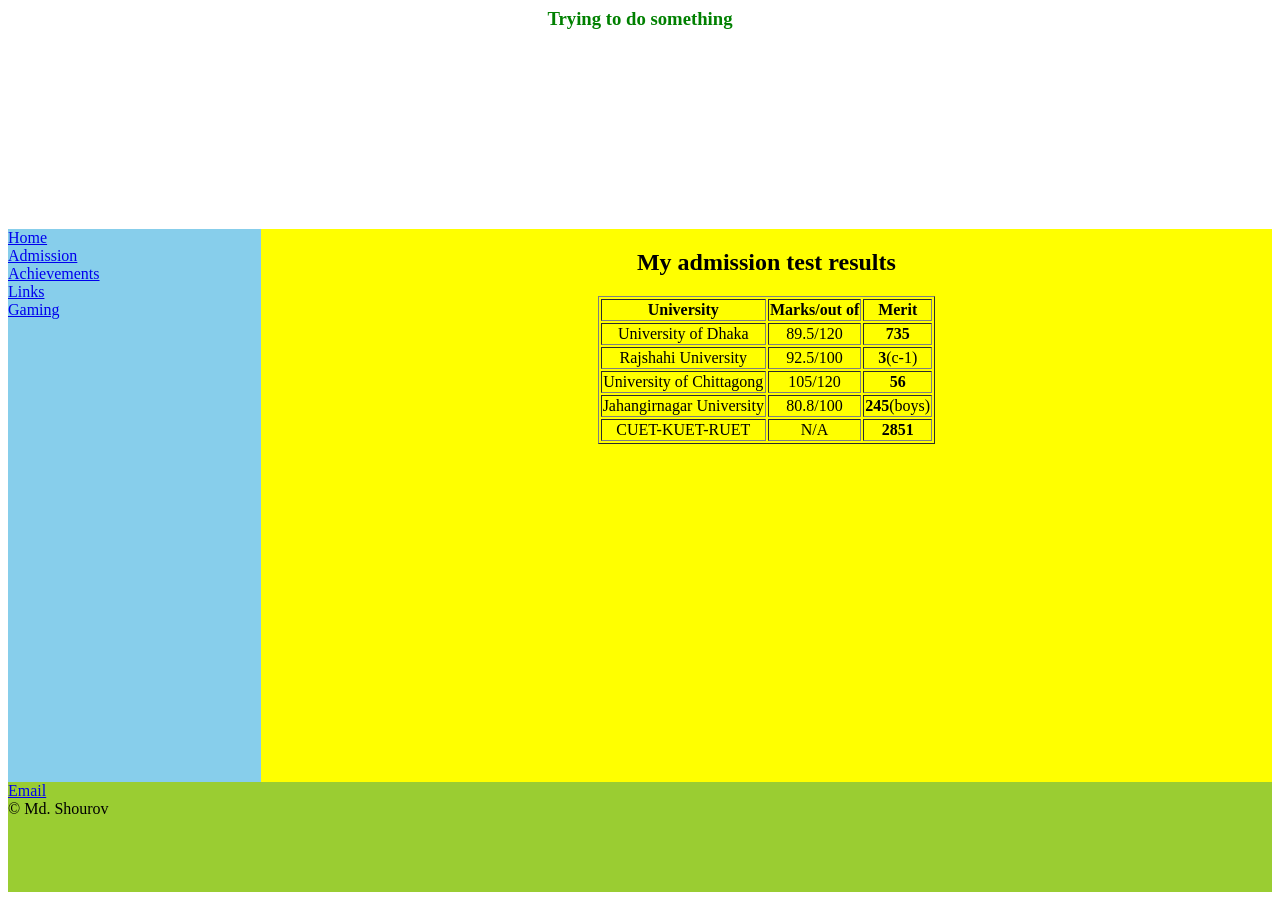
<file: MyWebsite/Admission.html>
<html>
<head>
<title>Admission</title>
</head>
<body>
<div style="width:100%;height:25%;">
<h3 align="center" style="color:green">Trying to do something</h3>
</div>
<div style="width:20%;height:62.5%;background-color:skyblue;float:left;">
<a href="Shourov.html">Home</a><br>
<a href="Admission.html">Admission</a><br>
<a href="Achievements.html">Achievements</a><br>
<a href="Links.html">Links</a><br>
<a href="Gaming.html">Gaming</a>
</div>
<div style="width:80%;height:62.5%;background-color:yellow;float:left;">
<table border="1" align="center">
<caption><h2>My admission test results</h2></caption>
<tr align="center">
<th>University</th><th>Marks/out of</th><th>Merit</th>
</tr>
<tr align="center">
<td>University of Dhaka</td><td>89.5/120</td><td><b>735</b></td>
</tr>
<tr align="center">
<td>Rajshahi University</td><td>92.5/100</td><td><b>3</b>(c-1)</td>
</tr>
<tr align="center">
<td>University of Chittagong</td><td>105/120</td><td><b>56</b></td>
</tr>
<tr align="center">
<td>Jahangirnagar University</td><td>80.8/100</td><td><b>245</b>(boys)</td>
</tr>
<tr align="center">
<td>CUET-KUET-RUET</td><td>N/A</td><td><b>2851</b></td>
</tr>
</table>
</div>
<div style="width:100%;height:12.5%;background-color:yellowgreen;float:left;">
<a href="mailto:mdshourov735@gmail.com">Email</a><br>
&copy Md. Shourov
</div>
</body>
</html>
</file>
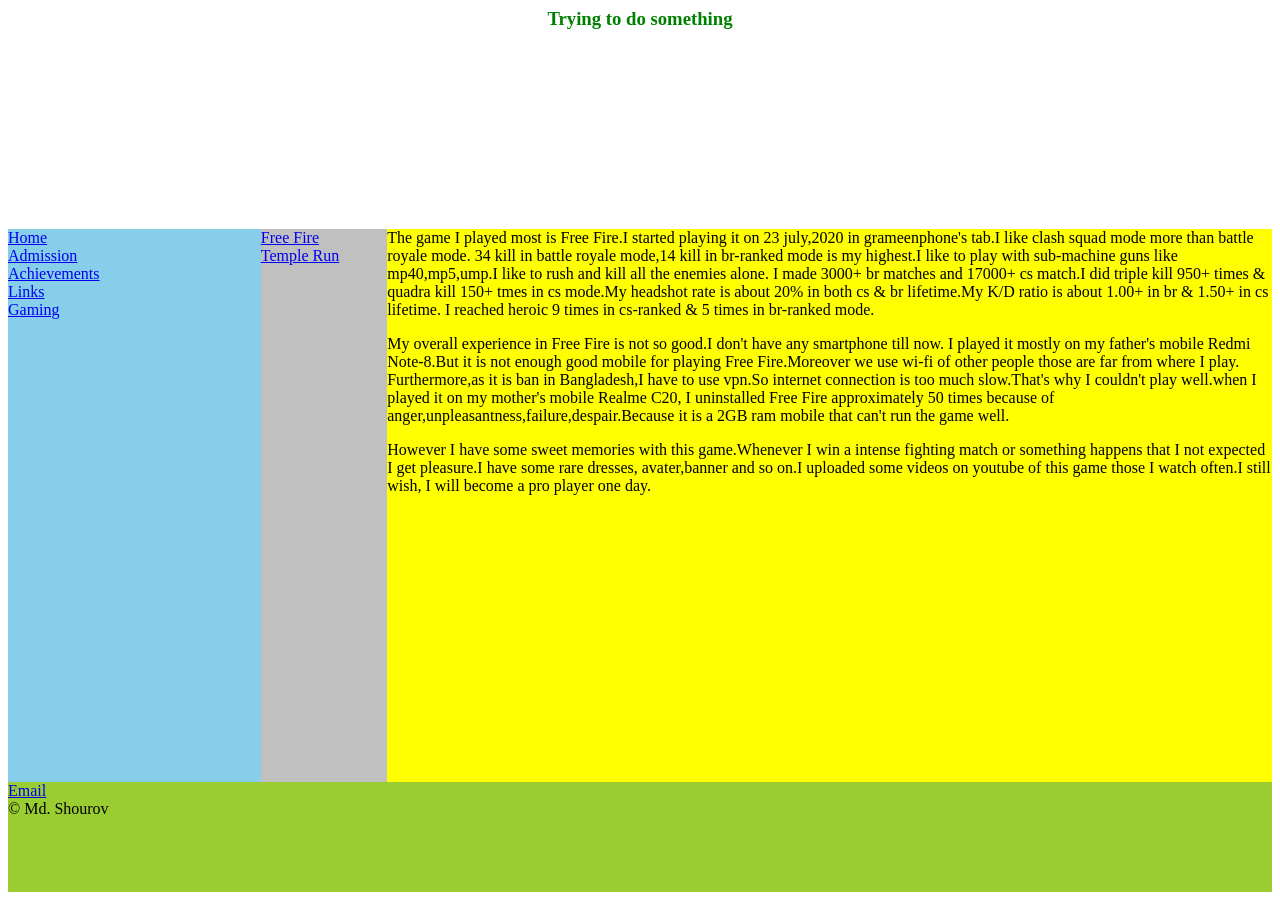
<file: MyWebsite/Free Fire.html>
<html>
<head>
<title>Free Fire</title>
</head>
<body>
<div style="width:100%;height:25%;">
<h3 align="center" style="color:green">Trying to do something</h3>
</div>
<div style="width:20%;height:62.5%;background-color:#87CEEB;float:left;">
<a href="Shourov.html">Home</a><br>
<a href="Admission.html">Admission</a><br>
<a href="Achievements.html">Achievements</a><br>
<a href="Links.html">Links</a><br>
<a href="Gaming.html">Gaming</a>
</div>
<div style="width:10%;height:62.5%;background-color:silver;float:left;">
<a href="Free Fire.html">Free Fire</a><br>
<a href="Temple Run.html">Temple Run</a>
</div>
<div style="width:70%;height:62.5%;background-color:yellow;float:left;">
The game I played most is Free Fire.I started playing it on 23 july,2020 in grameenphone's tab.I like clash squad mode more than battle royale mode.
34 kill in battle royale mode,14 kill in br-ranked mode is my highest.I like to play with sub-machine guns like mp40,mp5,ump.I like to rush and kill all the enemies alone.
I made 3000+ br matches and 17000+ cs match.I did triple kill 950+ times & quadra kill 150+ tmes in cs mode.My headshot rate is about 20% in both cs & br lifetime.My K/D ratio is about 1.00+ in br & 1.50+ in cs lifetime.
I reached  heroic 9 times in cs-ranked & 5 times in br-ranked mode.
<p>My overall experience in Free Fire is not so good.I don't have any smartphone till now.
I played it mostly on my father's mobile Redmi Note-8.But it is not enough good mobile for playing Free Fire.Moreover we use wi-fi of other people those are far from where I play.
Furthermore,as it is ban in Bangladesh,I have to use vpn.So internet connection is too much slow.That's why I couldn't play well.when I played it on my mother's mobile Realme C20, 
I uninstalled Free Fire approximately 50 times because of anger,unpleasantness,failure,despair.Because it is a 2GB ram mobile that can't run the game well.</p>
<p>However I have some sweet memories with this game.Whenever I win a intense fighting match or something happens that I not expected I get pleasure.I have some rare dresses,
avater,banner and so on.I uploaded some videos on youtube of this game those I watch often.I still wish, I will become a pro player one day.</p>
</div>
<div style="width:100%;height:12.5%;background-color:yellowgreen;float:left;">
<a href="mailto:mdshourov735@gmail.com">Email</a><br>
&copy Md. Shourov
</div>
</body>
</html>
</file>
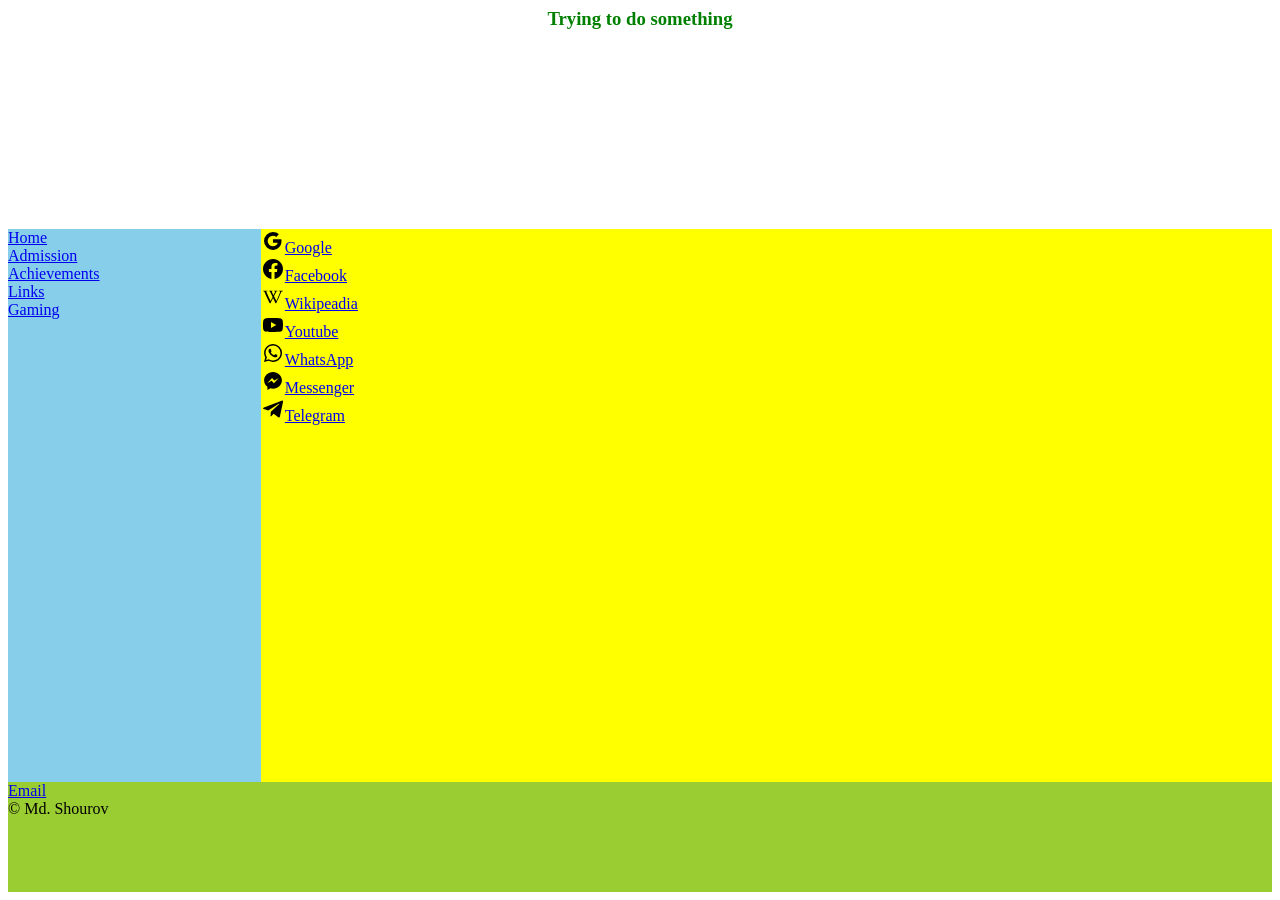
<file: MyWebsite/Links.html>
<html>
<head>
<title>Links</title>
</head>
<body>
<div style="width:100%;height:25%;">
<h3 align="center" style="color:green">Trying to do something</h3>
</div>
<div style="width:20%;height:62.5%;background-color:#87CEEB;float:left;">
<a href="Shourov.html">Home</a><br>
<a href="Admission.html">Admission</a><br>
<a href="Achievements.html">Achievements</a><br>
<a href="Links.html">Links</a><br>
<a href="Gaming.html">Gaming</a>
</div>
<div style="width:80%;height:62.5%;background-color:yellow;float:left;">
<a href="https://www.google.com" target="_blank"><svg xmlns="http://www.w3.org/2000/svg" width="24" height="24" viewBox="0 0 24 24"><path d="M20.283 10.356h-8.327v3.451h4.792c-.446 2.193-2.313 3.453-4.792 3.453a5.27 5.27 0 0 1-5.279-5.28 5.27 5.27 0 0 1 5.279-5.279c1.259 0 2.397.447 3.29 1.178l2.6-2.599c-1.584-1.381-3.615-2.233-5.89-2.233a8.908 8.908 0 0 0-8.934 8.934 8.907 8.907 0 0 0 8.934 8.934c4.467 0 8.529-3.249 8.529-8.934 0-.528-.081-1.097-.202-1.625z"/></svg>Google</a><br>
<a href="https://www.facebook.com/mdshourov.738" target="_blank"><svg xmlns="http://www.w3.org/2000/svg" width="24" height="24" viewBox="0 0 24 24"><path d="M12.001 2.002c-5.522 0-9.999 4.477-9.999 9.999 0 4.99 3.656 9.126 8.437 9.879v-6.988h-2.54v-2.891h2.54V9.798c0-2.508 1.493-3.891 3.776-3.891 1.094 0 2.24.195 2.24.195v2.459h-1.264c-1.24 0-1.628.772-1.628 1.563v1.875h2.771l-.443 2.891h-2.328v6.988C18.344 21.129 22 16.992 22 12.001c0-5.522-4.477-9.999-9.999-9.999z"/></svg>Facebook</a><br>
<a href="https://www.wikipeadia.com" target="_blank"><svg xmlns="http://www.w3.org/2000/svg" width="24" height="24" viewBox="0 0 24 24"><path d="M12.081 12.932c-.78 1.611-1.849 3.792-2.379 4.776-.513.896-.94.776-1.278.024-1.172-2.77-3.58-7.625-4.712-10.347-.209-.502-.367-.823-.516-.95-.151-.125-.462-.2-.936-.227-.174-.019-.26-.061-.26-.131v-.379l.043-.038c.771-.004 4.503 0 4.503 0l.042.038v.362c0 .1-.063.147-.188.147l-.47.024c-.403.026-.605.137-.605.365 0 .112.044.275.139.501.902 2.206 4.017 8.772 4.017 8.772l.114.039 2.01-4.012-.402-.89L9.82 8.285s-.265-.545-.357-.727c-.607-1.203-.593-1.265-1.206-1.347-.173-.02-.261-.042-.261-.125v-.39l.05-.037h3.578l.095.03v.376c0 .088-.063.125-.189.125l-.257.039c-.66.051-.551.318-.113 1.186l1.319 2.712 1.465-2.922c.244-.533.194-.668.093-.789-.058-.07-.255-.185-.677-.2l-.168-.018a.191.191 0 0 1-.121-.043.125.125 0 0 1-.056-.107v-.357l.051-.037c1.04-.007 3.371 0 3.371 0l.05.037v.364c0 .101-.05.148-.161.148-.539.024-.652.079-.854.366-.1.154-.313.49-.538.865l-1.919 3.563-.054.112 2.328 4.763.142.041 3.665-8.704c.129-.352.107-.602-.053-.746-.165-.144-.289-.228-.716-.246l-.35-.014a.211.211 0 0 1-.127-.037.128.128 0 0 1-.06-.1v-.361l.049-.038h4.137l.034.038v.364c0 .1-.062.15-.174.15-.541.024-.94.15-1.203.351-.263.213-.465.514-.614.89 0 0-3.371 7.72-4.524 10.289-.438.84-.878.765-1.253-.026-.477-.977-1.478-3.156-2.206-4.761l.045-.03z"/></svg>Wikipeadia</a><br>
<a href="https://www.youtube.com/@mdshourovgaming" target="_blank"><svg xmlns="http://www.w3.org/2000/svg" width="24" height="24" viewBox="0 0 24 24"><path d="M21.593 7.203a2.506 2.506 0 0 0-1.762-1.766C18.265 5.007 12 5 12 5s-6.264-.007-7.831.404a2.56 2.56 0 0 0-1.766 1.778c-.413 1.566-.417 4.814-.417 4.814s-.004 3.264.406 4.814c.23.857.905 1.534 1.763 1.765 1.582.43 7.83.437 7.83.437s6.265.007 7.831-.403a2.515 2.515 0 0 0 1.767-1.763c.414-1.565.417-4.812.417-4.812s.02-3.265-.407-4.831zM9.996 15.005l.005-6 5.207 3.005-5.212 2.995z"/></svg>Youtube</a><br>
<a href="https://www.whatsapp.com" target="_blank"><svg xmlns="http://www.w3.org/2000/svg" width="24" height="24" viewBox="0 0 24 24"><path fill-rule="evenodd" clip-rule="evenodd" d="M18.403 5.633A8.919 8.919 0 0 0 12.053 3c-4.948 0-8.976 4.027-8.978 8.977 0 1.582.413 3.126 1.198 4.488L3 21.116l4.759-1.249a8.981 8.981 0 0 0 4.29 1.093h.004c4.947 0 8.975-4.027 8.977-8.977a8.926 8.926 0 0 0-2.627-6.35m-6.35 13.812h-.003a7.446 7.446 0 0 1-3.798-1.041l-.272-.162-2.824.741.753-2.753-.177-.282a7.448 7.448 0 0 1-1.141-3.971c.002-4.114 3.349-7.461 7.465-7.461a7.413 7.413 0 0 1 5.275 2.188 7.42 7.42 0 0 1 2.183 5.279c-.002 4.114-3.349 7.462-7.461 7.462m4.093-5.589c-.225-.113-1.327-.655-1.533-.73-.205-.075-.354-.112-.504.112s-.58.729-.711.879-.262.168-.486.056-.947-.349-1.804-1.113c-.667-.595-1.117-1.329-1.248-1.554s-.014-.346.099-.458c.101-.1.224-.262.336-.393.112-.131.149-.224.224-.374s.038-.281-.019-.393c-.056-.113-.505-1.217-.692-1.666-.181-.435-.366-.377-.504-.383a9.65 9.65 0 0 0-.429-.008.826.826 0 0 0-.599.28c-.206.225-.785.767-.785 1.871s.804 2.171.916 2.321c.112.15 1.582 2.415 3.832 3.387.536.231.954.369 1.279.473.537.171 1.026.146 1.413.089.431-.064 1.327-.542 1.514-1.066.187-.524.187-.973.131-.067-.056-.094-.207-.151-.43-.263"/></svg>WhatsApp</a><br>
<a href="https://m.me/mdshourov.738" target="_blank"><svg xmlns="http://www.w3.org/2000/svg" width="24" height="24" viewBox="0 0 24 24"><path d="M12 3c-4.92 0-8.91 3.729-8.91 8.332 0 2.616 1.291 4.952 3.311 6.479V21l3.041-1.687c.811.228 1.668.35 2.559.35 4.92 0 8.91-3.73 8.91-8.331C20.91 6.729 16.92 3 12 3zm.938 11.172-2.305-2.394-4.438 2.454 4.865-5.163 2.305 2.395 4.439-2.455-4.866 5.163z"/></svg>Messenger</a><br>
<a href="https://t.me/Shourov735" target="_blank"><svg xmlns="http://www.w3.org/2000/svg" width="24" height="24" viewBox="0 0 24 24"><path d="m20.665 3.717-17.73 6.837c-1.21.486-1.203 1.161-.222 1.462l4.552 1.42 10.532-6.645c.498-.303.953-.14.579.192l-8.533 7.701h-.002l.002.001-.314 4.692c.46 0 .663-.211.921-.46l2.211-2.15 4.599 3.397c.848.467 1.457.227 1.668-.785l3.019-14.228c.309-1.239-.473-1.8-1.282-1.434z"/></svg>Telegram</a><br>
</div>
<div style="width:100%;height:12.5%;background-color:yellowgreen;float:left;">
<a href="mailto:mdshourov735@gmail.com">Email</a><br>
&copy Md. Shourov
</div>
</body>
</html>
</file>
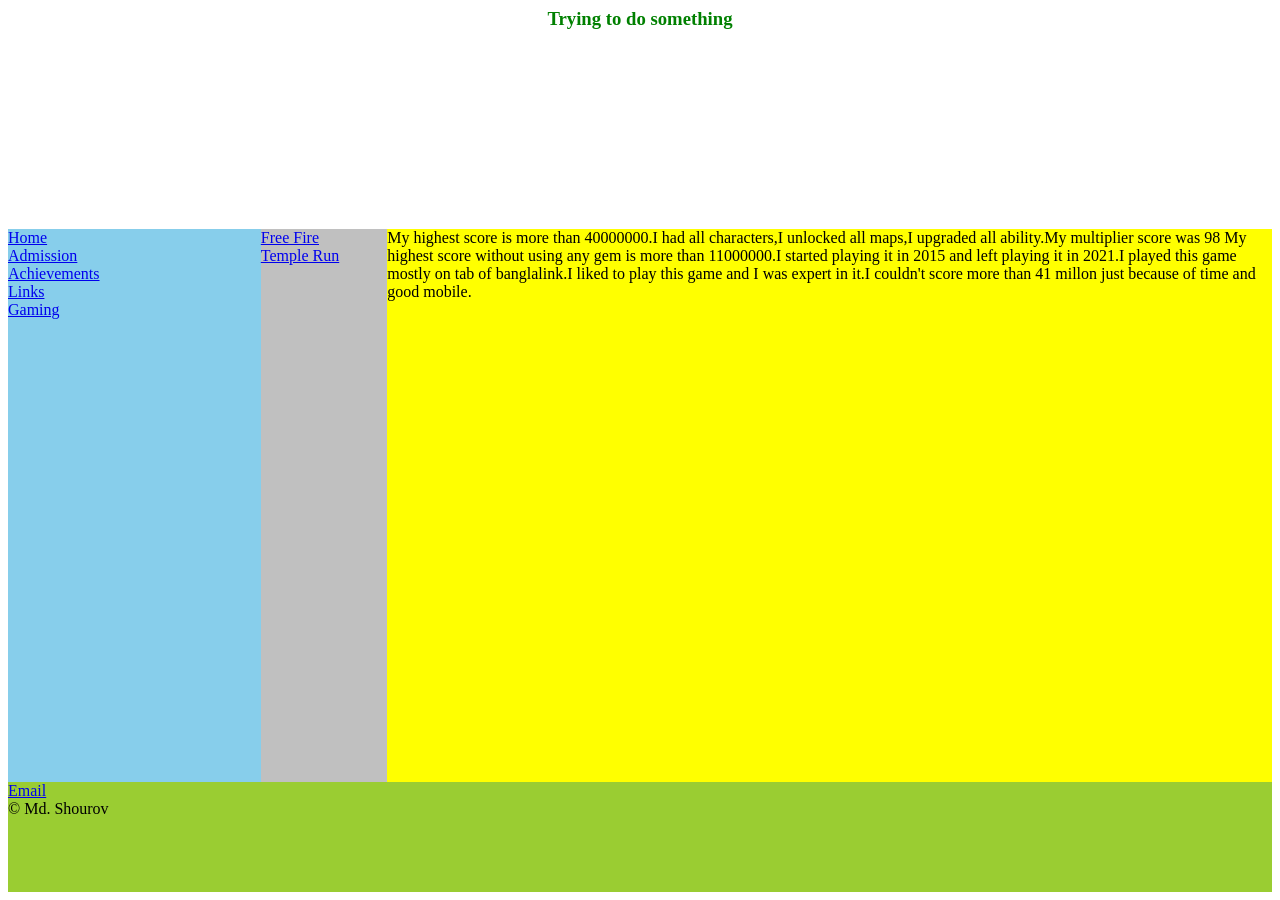
<file: MyWebsite/Temple Run.html>
<html>
<head>
<title>Temple Run</title>
</head>
<body>
<div style="width:100%;height:25%;">
<h3 align="center" style="color:green">Trying to do something</h3>
</div>
<div style="width:20%;height:62.5%;background-color:#87CEEB;float:left;">
<a href="Shourov.html">Home</a><br>
<a href="Admission.html">Admission</a><br>
<a href="Achievements.html">Achievements</a><br>
<a href="Links.html">Links</a><br>
<a href="Gaming.html">Gaming</a>
</div>
<div style="width:10%;height:62.5%;background-color:silver;float:left;">
<a href="Free Fire.html">Free Fire</a><br>
<a href="Temple Run.html">Temple Run</a>
</div>
<div style="width:70%;height:62.5%;background-color:yellow;float:left;">
My highest score is more than 40000000.I had all characters,I unlocked all maps,I upgraded all ability.My multiplier score was 98
My highest score without using any gem is more than 11000000.I started playing it in 2015 and left playing it in 2021.I played this 
game mostly on tab of banglalink.I liked to play this game and I was expert in it.I couldn't score more than 41 millon just because of 
time and good mobile.
</div>
<div style="width:100%;height:12.5%;background-color:yellowgreen;float:left;">
<a href="mailto:mdshourov735@gmail.com">Email</a><br>
&copy Md. Shourov
</div>
</body>
</html>
</file>
<file: style.css>
/* ==========================================
   PORTFOLIO WEBSITE - STYLESHEET
   Modern, responsive, dark mode enabled
   ========================================== */

/* ==========================================
   CSS VARIABLES & ROOT STYLES
   ========================================== */

:root {
    /* Colors - Light Mode */
    --primary-color: #6366f1;
    --secondary-color: #8b5cf6;
    --accent-color: #ec4899;
    --text-primary: #1f2937;
    --text-secondary: #6b7280;
    --bg-primary: #ffffff;
    --bg-secondary: #f9fafb;
    --bg-tertiary: #f3f4f6;
    --border-color: #e5e7eb;
    --shadow: 0 10px 30px rgba(0, 0, 0, 0.1);
    --shadow-lg: 0 20px 40px rgba(0, 0, 0, 0.15);
    
    /* Spacing */
    --spacing-xs: 0.5rem;
    --spacing-sm: 1rem;
    --spacing-md: 1.5rem;
    --spacing-lg: 2rem;
    --spacing-xl: 3rem;
    --spacing-2xl: 4rem;
    
    /* Typography */
    --font-family: -apple-system, BlinkMacSystemFont, 'Segoe UI', 'Roboto', 'Oxygen',
        'Ubuntu', 'Cantarell', 'Fira Sans', 'Droid Sans', 'Helvetica Neue', sans-serif;
    --font-size-xs: 0.75rem;
    --font-size-sm: 0.875rem;
    --font-size-base: 1rem;
    --font-size-lg: 1.125rem;
    --font-size-xl: 1.25rem;
    --font-size-2xl: 1.875rem;
    --font-size-3xl: 2.25rem;
    --font-size-4xl: 3rem;
    
    /* Transitions */
    --transition-fast: 150ms cubic-bezier(0.4, 0, 0.2, 1);
    --transition: 250ms cubic-bezier(0.4, 0, 0.2, 1);
    --transition-slow: 350ms cubic-bezier(0.4, 0, 0.2, 1);
    
    /* Border Radius */
    --radius-sm: 0.375rem;
    --radius-md: 0.5rem;
    --radius-lg: 0.75rem;
    --radius-xl: 1rem;
    --radius-2xl: 1.5rem;
}

/* Dark Mode Colors */
body.dark-mode {
    --text-primary: #f3f4f6;
    --text-secondary: #d1d5db;
    --bg-primary: #111827;
    --bg-secondary: #1f2937;
    --bg-tertiary: #2d3748;
    --border-color: #374151;
    --shadow: 0 10px 30px rgba(0, 0, 0, 0.5);
    --shadow-lg: 0 20px 40px rgba(0, 0, 0, 0.6);
}

/* ==========================================
   GLOBAL STYLES
   ========================================== */

* {
    margin: 0;
    padding: 0;
    box-sizing: border-box;
}

html {
    scroll-behavior: smooth;
}

body {
    font-family: var(--font-family);
    font-size: var(--font-size-base);
    line-height: 1.6;
    color: var(--text-primary);
    background-color: var(--bg-primary);
    transition: background-color var(--transition), color var(--transition);
}

/* ==========================================
   TYPOGRAPHY
   ========================================== */

h1, h2, h3, h4, h5, h6 {
    font-weight: 700;
    line-height: 1.3;
    margin-bottom: var(--spacing-md);
}

h1 {
    font-size: var(--font-size-4xl);
}

h2 {
    font-size: var(--font-size-3xl);
}

h3 {
    font-size: var(--font-size-xl);
}

p {
    margin-bottom: var(--spacing-md);
    color: var(--text-secondary);
}

a {
    color: var(--primary-color);
    text-decoration: none;
    transition: color var(--transition);
}

a:hover {
    color: var(--secondary-color);
}

/* ==========================================
   LAYOUT UTILITIES
   ========================================== */

.container {
    max-width: 1200px;
    margin: 0 auto;
    padding: 0 var(--spacing-md);
}

.section-title {
    text-align: center;
    margin-bottom: var(--spacing-2xl);
    background: linear-gradient(135deg, var(--primary-color), var(--secondary-color));
    -webkit-background-clip: text;
    -webkit-text-fill-color: transparent;
    background-clip: text;
}

/* ==========================================
   BUTTONS
   ========================================== */

.btn {
    display: inline-flex;
    align-items: center;
    justify-content: center;
    padding: var(--spacing-sm) var(--spacing-lg);
    border: 2px solid transparent;
    border-radius: var(--radius-md);
    font-size: var(--font-size-base);
    font-weight: 600;
    cursor: pointer;
    transition: all var(--transition);
    text-decoration: none;
    gap: var(--spacing-xs);
}

.btn-primary {
    background: linear-gradient(135deg, var(--primary-color), var(--secondary-color));
    color: white;
}

.btn-primary:hover {
    transform: translateY(-2px);
    box-shadow: 0 15px 35px rgba(99, 102, 241, 0.4);
}

.btn-secondary {
    background: transparent;
    color: var(--primary-color);
    border-color: var(--primary-color);
}

.btn-secondary:hover {
    background: var(--primary-color);
    color: white;
    transform: translateY(-2px);
}

.btn-submit {
    width: 100%;
}

/* ==========================================
   NAVIGATION BAR
   ========================================== */

.navbar {
    position: sticky;
    top: 0;
    background: var(--bg-primary);
    backdrop-filter: blur(10px);
    border-bottom: 1px solid var(--border-color);
    z-index: 1000;
    transition: all var(--transition);
    box-shadow: 0 2px 10px rgba(0, 0, 0, 0.05);
}

.nav-container {
    max-width: 1200px;
    margin: 0 auto;
    padding: 0 var(--spacing-md);
    height: 70px;
    display: flex;
    justify-content: space-between;
    align-items: center;
}

.nav-logo {
    display: flex;
    align-items: center;
    gap: var(--spacing-xs);
}

.logo-text {
    font-size: var(--font-size-xl);
    font-weight: 700;
    background: linear-gradient(135deg, var(--primary-color), var(--secondary-color));
    -webkit-background-clip: text;
    -webkit-text-fill-color: transparent;
    background-clip: text;
}

.nav-menu {
    display: flex;
    list-style: none;
    gap: var(--spacing-lg);
    align-items: center;
}

.nav-item {
    position: relative;
}

.nav-link {
    font-weight: 500;
    color: var(--text-secondary);
    transition: color var(--transition);
    display: flex;
    align-items: center;
}

.nav-link:hover {
    color: var(--primary-color);
}

.nav-link.active {
    color: var(--primary-color);
}

.nav-link.active::after {
    content: '';
    position: absolute;
    bottom: -2px;
    left: 0;
    width: 100%;
    height: 2px;
    background: linear-gradient(90deg, var(--primary-color), var(--secondary-color));
    border-radius: 1px;
}

.hamburger {
    display: none;
    flex-direction: column;
    cursor: pointer;
    gap: var(--spacing-xs);
}

.hamburger span {
    width: 25px;
    height: 2px;
    background: var(--text-primary);
    border-radius: 2px;
    transition: all var(--transition);
}

.hamburger.active span:nth-child(1) {
    transform: rotate(45deg) translate(8px, 8px);
}

.hamburger.active span:nth-child(2) {
    opacity: 0;
}

.hamburger.active span:nth-child(3) {
    transform: rotate(-45deg) translate(8px, -8px);
}

/* ==========================================
   THEME TOGGLE
   ========================================== */

.theme-toggle {
    background: var(--bg-tertiary);
    border: none;
    border-radius: var(--radius-md);
    padding: var(--spacing-sm);
    cursor: pointer;
    display: flex;
    align-items: center;
    justify-content: center;
    transition: all var(--transition);
    font-size: var(--font-size-lg);
}

.theme-toggle:hover {
    background: var(--border-color);
    transform: scale(1.1);
}

/* ==========================================
   HERO SECTION
   ========================================== */

.hero {
    padding: var(--spacing-2xl) var(--spacing-md);
    min-height: calc(100vh - 70px);
    display: flex;
    align-items: center;
    background: linear-gradient(135deg, var(--bg-secondary), var(--bg-tertiary));
    position: relative;
    overflow: hidden;
}

.hero::before {
    content: '';
    position: absolute;
    top: 0;
    left: 0;
    right: 0;
    bottom: 0;
    background: radial-gradient(circle at 20% 50%, var(--primary-color) 0%, transparent 50%),
                radial-gradient(circle at 80% 80%, var(--secondary-color) 0%, transparent 50%);
    opacity: 0.1;
    pointer-events: none;
}

.hero-container {
    max-width: 1200px;
    margin: 0 auto;
    width: 100%;
    display: grid;
    grid-template-columns: 1fr 1fr;
    gap: var(--spacing-2xl);
    align-items: center;
    position: relative;
    z-index: 1;
}

.hero-content {
    animation: fadeInUp 0.8s ease-out;
}

.hero-title {
    font-size: var(--font-size-4xl);
    font-weight: 800;
    margin-bottom: var(--spacing-sm);
    background: linear-gradient(135deg, var(--primary-color), var(--secondary-color), var(--accent-color));
    -webkit-background-clip: text;
    -webkit-text-fill-color: transparent;
    background-clip: text;
}

.hero-subtitle {
    font-size: var(--font-size-2xl);
    color: var(--text-primary);
    margin-bottom: var(--spacing-xs);
}

.hero-university {
    font-size: var(--font-size-lg);
    color: var(--primary-color);
    font-weight: 600;
    margin-bottom: var(--spacing-md);
}

.hero-description {
    font-size: var(--font-size-lg);
    margin-bottom: var(--spacing-xl);
    max-width: 500px;
}

.hero-buttons {
    display: flex;
    gap: var(--spacing-md);
    margin-bottom: var(--spacing-xl);
    flex-wrap: wrap;
}

.hero-social {
    display: flex;
    gap: var(--spacing-md);
    flex-wrap: wrap;
}

.social-icon {
    display: inline-flex;
    align-items: center;
    justify-content: center;
    width: 50px;
    height: 50px;
    background: var(--bg-primary);
    border: 2px solid var(--border-color);
    border-radius: var(--radius-lg);
    transition: all var(--transition);
    font-weight: 600;
    font-size: var(--font-size-sm);
}

.social-icon:hover {
    background: linear-gradient(135deg, var(--primary-color), var(--secondary-color));
    color: white;
    border-color: var(--primary-color);
    transform: translateY(-3px);
}

.hero-image {
    display: flex;
    justify-content: center;
    align-items: center;
    animation: float 3s ease-in-out infinite;
}

.profile-placeholder {
    width: 300px;
    height: 300px;
    background: linear-gradient(135deg, var(--primary-color), var(--secondary-color));
    border-radius: var(--radius-2xl);
    display: flex;
    align-items: center;
    justify-content: center;
    opacity: 0.8;
    box-shadow: var(--shadow-lg);
}

.profile-placeholder svg {
    width: 200px;
    height: 200px;
    color: white;
}

.profile-image {
    width: 300px;
    height: 300px;
    border-radius: var(--radius-2xl);
    object-fit: cover;
    box-shadow: var(--shadow-lg);
    animation: float 3s ease-in-out infinite;
}

@keyframes float {
    0%, 100% {
        transform: translateY(0px);
    }
    50% {
        transform: translateY(-20px);
    }
}

@keyframes fadeInUp {
    from {
        opacity: 0;
        transform: translateY(30px);
    }
    to {
        opacity: 1;
        transform: translateY(0);
    }
}

/* ==========================================
   ABOUT SECTION
   ========================================== */

.about {
    padding: var(--spacing-2xl) var(--spacing-md);
    background: var(--bg-primary);
}

.about-content {
    display: grid;
    grid-template-columns: 1fr 1fr;
    gap: var(--spacing-2xl);
    align-items: center;
}

.about-text {
    animation: fadeInLeft 0.8s ease-out;
}

.about-text p {
    margin-bottom: var(--spacing-md);
    font-size: var(--font-size-lg);
}

.about-text h3 {
    color: var(--primary-color);
    margin-top: var(--spacing-xl);
    margin-bottom: var(--spacing-md);
}

.goals-list {
    list-style: none;
    display: flex;
    flex-direction: column;
    gap: var(--spacing-sm);
}

.goals-list li {
    padding-left: var(--spacing-lg);
    position: relative;
    color: var(--text-secondary);
}

.goals-list li::before {
    content: '→';
    position: absolute;
    left: 0;
    color: var(--primary-color);
    font-weight: bold;
}

.about-stats {
    display: grid;
    grid-template-columns: 1fr 1fr;
    gap: var(--spacing-md);
    animation: fadeInRight 0.8s ease-out;
}

.stat-card {
    background: var(--bg-secondary);
    padding: var(--spacing-lg);
    border-radius: var(--radius-xl);
    text-align: center;
    transition: all var(--transition);
    border: 1px solid var(--border-color);
}

.stat-card:hover {
    transform: translateY(-5px);
    box-shadow: var(--shadow);
    border-color: var(--primary-color);
}

.stat-number {
    font-size: var(--font-size-3xl);
    font-weight: 700;
    background: linear-gradient(135deg, var(--primary-color), var(--secondary-color));
    -webkit-background-clip: text;
    -webkit-text-fill-color: transparent;
    background-clip: text;
    margin-bottom: var(--spacing-sm);
}

.stat-label {
    color: var(--text-secondary);
    font-weight: 500;
}

@keyframes fadeInLeft {
    from {
        opacity: 0;
        transform: translateX(-30px);
    }
    to {
        opacity: 1;
        transform: translateX(0);
    }
}

@keyframes fadeInRight {
    from {
        opacity: 0;
        transform: translateX(30px);
    }
    to {
        opacity: 1;
        transform: translateX(0);
    }
}

/* ==========================================
   SKILLS SECTION
   ========================================== */

.skills {
    padding: var(--spacing-2xl) var(--spacing-md);
    background: var(--bg-secondary);
}

.skills-grid {
    display: grid;
    grid-template-columns: repeat(auto-fit, minmax(280px, 1fr));
    gap: var(--spacing-xl);
}

.skill-category {
    background: var(--bg-primary);
    padding: var(--spacing-lg);
    border-radius: var(--radius-xl);
    border: 1px solid var(--border-color);
    transition: all var(--transition);
    animation: fadeInUp 0.6s ease-out both;
}

.skill-category:nth-child(1) { animation-delay: 0s; }
.skill-category:nth-child(2) { animation-delay: 0.1s; }
.skill-category:nth-child(3) { animation-delay: 0.2s; }
.skill-category:nth-child(4) { animation-delay: 0.3s; }

.skill-category:hover {
    transform: translateY(-10px);
    box-shadow: var(--shadow-lg);
    border-color: var(--primary-color);
}

.category-title {
    color: var(--primary-color);
    margin-bottom: var(--spacing-md);
    font-size: var(--font-size-lg);
}

.skill-badges {
    display: flex;
    flex-wrap: wrap;
    gap: var(--spacing-sm);
}

.skill-badge {
    background: linear-gradient(135deg, var(--primary-color), var(--secondary-color));
    color: white;
    padding: var(--spacing-xs) var(--spacing-md);
    border-radius: var(--radius-md);
    font-size: var(--font-size-sm);
    font-weight: 500;
    transition: all var(--transition);
    cursor: default;
}

.skill-badge:hover {
    transform: scale(1.05);
    box-shadow: 0 5px 15px rgba(99, 102, 241, 0.3);
}

/* ==========================================
   PROJECTS SECTION
   ========================================== */

.projects {
    padding: var(--spacing-2xl) var(--spacing-md);
    background: var(--bg-primary);
}

.projects-grid {
    display: grid;
    grid-template-columns: repeat(auto-fill, minmax(350px, 1fr));
    gap: var(--spacing-xl);
}

.project-card {
    background: var(--bg-secondary);
    border: 1px solid var(--border-color);
    border-radius: var(--radius-xl);
    overflow: hidden;
    transition: all var(--transition);
    animation: fadeInUp 0.6s ease-out both;
    display: flex;
    flex-direction: column;
}

.project-card:nth-child(1) { animation-delay: 0s; }
.project-card:nth-child(2) { animation-delay: 0.1s; }
.project-card:nth-child(3) { animation-delay: 0.2s; }
.project-card:nth-child(4) { animation-delay: 0.3s; }
.project-card:nth-child(5) { animation-delay: 0.4s; }
.project-card:nth-child(6) { animation-delay: 0.5s; }

.project-card:hover {
    transform: translateY(-15px);
    box-shadow: var(--shadow-lg);
    border-color: var(--primary-color);
}

.project-image {
    width: 100%;
    height: 200px;
    overflow: hidden;
    background: var(--bg-tertiary);
}

.project-img {
    width: 100%;
    height: 100%;
    object-fit: cover;
    transition: transform 0.3s ease;
}

.project-card:hover .project-img {
    transform: scale(1.05);
}

.image-placeholder {
    width: 100%;
    height: 100%;
    display: flex;
    align-items: center;
    justify-content: center;
    color: var(--text-secondary);
}

.image-placeholder svg {
    width: 100%;
    height: 100%;
}

.project-content {
    padding: var(--spacing-lg);
    display: flex;
    flex-direction: column;
    flex-grow: 1;
}

.project-title {
    color: var(--text-primary);
    margin-bottom: var(--spacing-sm);
}

.project-description {
    color: var(--text-secondary);
    margin-bottom: var(--spacing-md);
    font-size: var(--font-size-sm);
    flex-grow: 1;
}

.project-tags {
    display: flex;
    flex-wrap: wrap;
    gap: var(--spacing-xs);
    margin-bottom: var(--spacing-md);
}

.tag {
    background: var(--bg-tertiary);
    color: var(--text-secondary);
    padding: 3px 8px;
    border-radius: var(--radius-sm);
    font-size: var(--font-size-xs);
    font-weight: 500;
}

.project-link {
    color: var(--primary-color);
    font-weight: 600;
    transition: all var(--transition);
}

.project-link:hover {
    color: var(--secondary-color);
    transform: translateX(5px);
}

/* ==========================================
   EDUCATION SECTION
   ========================================== */

.education {
    padding: var(--spacing-2xl) var(--spacing-md);
    background: var(--bg-secondary);
}

.education-timeline {
    max-width: 600px;
    margin: 0 auto;
    position: relative;
    padding: var(--spacing-lg) 0;
}

.education-timeline::before {
    content: '';
    position: absolute;
    left: 30px;
    top: 0;
    bottom: 0;
    width: 2px;
    background: linear-gradient(180deg, var(--primary-color), var(--secondary-color));
}

.timeline-item {
    margin-bottom: var(--spacing-xl);
    animation: fadeInUp 0.6s ease-out both;
}

.timeline-item:nth-child(1) { animation-delay: 0s; }
.timeline-item:nth-child(2) { animation-delay: 0.1s; }

.timeline-content {
    position: relative;
    padding-left: 120px;
}

.timeline-marker {
    position: absolute;
    left: 10px;
    top: 5px;
    width: 40px;
    height: 40px;
    background: linear-gradient(135deg, var(--primary-color), var(--secondary-color));
    border-radius: 50%;
    border: 3px solid var(--bg-secondary);
    box-shadow: 0 0 0 3px var(--primary-color);
}

.timeline-body {
    background: var(--bg-primary);
    padding: var(--spacing-lg);
    border-radius: var(--radius-lg);
    border-left: 3px solid var(--primary-color);
    transition: all var(--transition);
}

.timeline-body:hover {
    box-shadow: var(--shadow);
    transform: translateX(5px);
}

.timeline-body h3 {
    color: var(--text-primary);
    margin-bottom: var(--spacing-xs);
}

.institution {
    color: var(--primary-color);
    font-weight: 600;
    margin-bottom: var(--spacing-xs);
}

.duration {
    color: var(--text-secondary);
    font-size: var(--font-size-sm);
    margin-bottom: var(--spacing-sm);
}

.description {
    color: var(--text-secondary);
    margin-bottom: var(--spacing-md);
    font-size: var(--font-size-sm);
}

.coursework {
    list-style: none;
    display: flex;
    flex-direction: column;
    gap: var(--spacing-sm);
}

.coursework li {
    color: var(--text-secondary);
    font-size: var(--font-size-sm);
    padding-left: var(--spacing-md);
    position: relative;
}

.coursework li::before {
    content: '✓';
    position: absolute;
    left: 0;
    color: var(--primary-color);
    font-weight: bold;
}

/* ==========================================
   ACHIEVEMENTS SECTION
   ========================================== */

.achievements {
    padding: var(--spacing-2xl) var(--spacing-md);
    background: var(--bg-primary);
}

.achievements-grid {
    display: grid;
    grid-template-columns: repeat(auto-fit, minmax(300px, 1fr));
    gap: var(--spacing-lg);
}

.achievement-card {
    background: var(--bg-secondary);
    padding: var(--spacing-lg);
    border-radius: var(--radius-xl);
    text-align: center;
    border: 1px solid var(--border-color);
    transition: all var(--transition);
    animation: fadeInUp 0.6s ease-out both;
}

.achievement-card:nth-child(1) { animation-delay: 0s; }
.achievement-card:nth-child(2) { animation-delay: 0.1s; }
.achievement-card:nth-child(3) { animation-delay: 0.2s; }
.achievement-card:nth-child(4) { animation-delay: 0.3s; }
.achievement-card:nth-child(5) { animation-delay: 0.4s; }
.achievement-card:nth-child(6) { animation-delay: 0.5s; }

.achievement-card:hover {
    transform: translateY(-10px);
    box-shadow: var(--shadow-lg);
    border-color: var(--primary-color);
}

.achievement-icon {
    font-size: var(--font-size-4xl);
    margin-bottom: var(--spacing-md);
    display: inline-block;
}

.achievement-card h3 {
    color: var(--primary-color);
    margin-bottom: var(--spacing-sm);
}

.achievement-card p {
    color: var(--text-secondary);
    font-size: var(--font-size-sm);
}

/* ==========================================
   CONTACT SECTION
   ========================================== */

.contact {
    padding: var(--spacing-2xl) var(--spacing-md);
    background: linear-gradient(135deg, var(--bg-secondary), var(--bg-tertiary));
}

.contact-content {
    display: grid;
    grid-template-columns: 1fr 1fr;
    gap: var(--spacing-2xl);
    align-items: start;
}

.contact-info h3 {
    color: var(--primary-color);
    margin-bottom: var(--spacing-md);
}

.contact-info p {
    margin-bottom: var(--spacing-lg);
}

.contact-methods {
    display: flex;
    flex-direction: column;
    gap: var(--spacing-md);
}

.contact-method {
    display: flex;
    align-items: center;
    gap: var(--spacing-md);
    padding: var(--spacing-md);
    background: var(--bg-primary);
    border: 1px solid var(--border-color);
    border-radius: var(--radius-lg);
    transition: all var(--transition);
}

.contact-method:hover {
    transform: translateX(10px);
    box-shadow: var(--shadow);
    border-color: var(--primary-color);
}

.contact-method .icon {
    font-size: var(--font-size-2xl);
}

.method-title {
    font-weight: 600;
    color: var(--text-primary);
    margin-bottom: 2px;
}

.method-value {
    color: var(--primary-color);
    font-size: var(--font-size-sm);
}

.contact-form {
    display: flex;
    flex-direction: column;
    gap: var(--spacing-md);
}

.form-group {
    display: flex;
    flex-direction: column;
}

.form-group input,
.form-group textarea {
    padding: var(--spacing-md);
    border: 1px solid var(--border-color);
    border-radius: var(--radius-md);
    background: var(--bg-primary);
    color: var(--text-primary);
    font-family: var(--font-family);
    font-size: var(--font-size-base);
    transition: all var(--transition);
}

.form-group input:focus,
.form-group textarea:focus {
    outline: none;
    border-color: var(--primary-color);
    box-shadow: 0 0 0 3px rgba(99, 102, 241, 0.1);
}

.form-group input::placeholder,
.form-group textarea::placeholder {
    color: var(--text-secondary);
}

.form-note {
    font-size: var(--font-size-sm);
    color: var(--text-secondary);
    margin-top: var(--spacing-sm);
}

/* ==========================================
   FOOTER
   ========================================== */

.footer {
    background: var(--bg-secondary);
    padding: var(--spacing-lg) var(--spacing-md);
    border-top: 1px solid var(--border-color);
}

.footer-content {
    max-width: 1200px;
    margin: 0 auto;
    display: flex;
    justify-content: space-between;
    align-items: center;
    flex-wrap: wrap;
    gap: var(--spacing-lg);
}

.footer-content p {
    margin: 0;
    color: var(--text-secondary);
}

.footer-links {
    display: flex;
    gap: var(--spacing-lg);
}

.footer-links a {
    color: var(--text-secondary);
    transition: color var(--transition);
}

.footer-links a:hover {
    color: var(--primary-color);
}

/* ==========================================
   BACK TO TOP BUTTON
   ========================================== */

.back-to-top {
    position: fixed;
    bottom: 30px;
    right: 30px;
    width: 50px;
    height: 50px;
    background: linear-gradient(135deg, var(--primary-color), var(--secondary-color));
    color: white;
    border: none;
    border-radius: 50%;
    font-size: var(--font-size-xl);
    font-weight: bold;
    cursor: pointer;
    display: flex;
    align-items: center;
    justify-content: center;
    transition: all var(--transition);
    opacity: 0;
    visibility: hidden;
    z-index: 999;
    box-shadow: var(--shadow);
}

.back-to-top.show {
    opacity: 1;
    visibility: visible;
}

.back-to-top:hover {
    transform: translateY(-5px);
    box-shadow: var(--shadow-lg);
}

/* ==========================================
   RESPONSIVE DESIGN
   ========================================== */

@media (max-width: 768px) {
    :root {
        --font-size-3xl: 1.875rem;
        --font-size-4xl: 2.25rem;
    }

    .hamburger {
        display: flex;
    }

    .nav-menu {
        position: absolute;
        top: 70px;
        left: 0;
        right: 0;
        flex-direction: column;
        background: var(--bg-primary);
        width: 100%;
        text-align: center;
        display: none;
        padding: var(--spacing-md) 0;
        border-bottom: 1px solid var(--border-color);
        gap: 0;
    }

    .nav-menu.active {
        display: flex;
    }

    .nav-item {
        width: 100%;
        padding: var(--spacing-md) 0;
        border-bottom: 1px solid var(--border-color);
    }

    .nav-link.active::after {
        display: none;
    }

    .hero-container {
        grid-template-columns: 1fr;
        gap: var(--spacing-xl);
    }

    .hero-image {
        order: -1;
    }

    .profile-placeholder {
        width: 250px;
        height: 250px;
    }

    .about-content {
        grid-template-columns: 1fr;
    }

    .about-stats {
        grid-template-columns: 1fr 1fr;
    }

    .hero-buttons {
        flex-direction: column;
    }

    .btn {
        width: 100%;
    }

    .contact-content {
        grid-template-columns: 1fr;
    }

    .footer-content {
        flex-direction: column;
        text-align: center;
    }

    .back-to-top {
        bottom: 20px;
        right: 20px;
        width: 45px;
        height: 45px;
        font-size: var(--font-size-lg);
    }
}

@media (max-width: 480px) {
    :root {
        --spacing-md: 1rem;
        --spacing-lg: 1.5rem;
        --spacing-xl: 2rem;
        --spacing-2xl: 2.5rem;
        --font-size-2xl: 1.5rem;
        --font-size-3xl: 1.75rem;
        --font-size-4xl: 2rem;
    }

    .container {
        padding: 0 var(--spacing-sm);
    }

    .hero {
        padding: var(--spacing-xl) var(--spacing-md);
    }

    .hero-title {
        font-size: var(--font-size-3xl);
    }

    .hero-buttons {
        flex-direction: column;
    }

    .hero-social {
        gap: var(--spacing-sm);
    }

    .social-icon {
        width: 45px;
        height: 45px;
        font-size: var(--font-size-xs);
    }

    .profile-placeholder {
        width: 200px;
        height: 200px;
    }

    .skills-grid {
        grid-template-columns: 1fr;
    }

    .projects-grid {
        grid-template-columns: 1fr;
    }

    .about-stats {
        grid-template-columns: 1fr;
    }

    .education-timeline::before {
        left: 20px;
    }

    .timeline-content {
        padding-left: 80px;
    }

    .timeline-marker {
        width: 30px;
        height: 30px;
        left: 5px;
    }

    .achievements-grid {
        grid-template-columns: 1fr;
    }

    .nav-logo {
        font-size: var(--font-size-lg);
    }

    .nav-menu {
        gap: 0 !important;
    }

    .nav-item {
        width: 100%;
    }
}

/* ==========================================
   SCROLL ANIMATIONS
   ========================================== */

.scroll-animate {
    opacity: 0;
    transform: translateY(30px);
    animation: fadeInUp 0.6s ease-out forwards;
}

/* ==========================================
   ACCESSIBILITY
   ========================================== */

@media (prefers-reduced-motion: reduce) {
    *,
    *::before,
    *::after {
        animation-duration: 0.01ms !important;
        animation-iteration-count: 1 !important;
        transition-duration: 0.01ms !important;
        scroll-behavior: auto !important;
    }
}
</file>
<file: portfolio/style.css>
/* ==========================================
   PORTFOLIO WEBSITE - STYLESHEET
   Modern, responsive, dark mode enabled
   ========================================== */

/* ==========================================
   CSS VARIABLES & ROOT STYLES
   ========================================== */

:root {
    /* Colors - Light Mode */
    --primary-color: #6366f1;
    --secondary-color: #8b5cf6;
    --accent-color: #ec4899;
    --text-primary: #1f2937;
    --text-secondary: #6b7280;
    --bg-primary: #ffffff;
    --bg-secondary: #f9fafb;
    --bg-tertiary: #f3f4f6;
    --border-color: #e5e7eb;
    --shadow: 0 10px 30px rgba(0, 0, 0, 0.1);
    --shadow-lg: 0 20px 40px rgba(0, 0, 0, 0.15);
    
    /* Spacing */
    --spacing-xs: 0.5rem;
    --spacing-sm: 1rem;
    --spacing-md: 1.5rem;
    --spacing-lg: 2rem;
    --spacing-xl: 3rem;
    --spacing-2xl: 4rem;
    
    /* Typography */
    --font-family: -apple-system, BlinkMacSystemFont, 'Segoe UI', 'Roboto', 'Oxygen',
        'Ubuntu', 'Cantarell', 'Fira Sans', 'Droid Sans', 'Helvetica Neue', sans-serif;
    --font-size-xs: 0.75rem;
    --font-size-sm: 0.875rem;
    --font-size-base: 1rem;
    --font-size-lg: 1.125rem;
    --font-size-xl: 1.25rem;
    --font-size-2xl: 1.875rem;
    --font-size-3xl: 2.25rem;
    --font-size-4xl: 3rem;
    
    /* Transitions */
    --transition-fast: 150ms cubic-bezier(0.4, 0, 0.2, 1);
    --transition: 250ms cubic-bezier(0.4, 0, 0.2, 1);
    --transition-slow: 350ms cubic-bezier(0.4, 0, 0.2, 1);
    
    /* Border Radius */
    --radius-sm: 0.375rem;
    --radius-md: 0.5rem;
    --radius-lg: 0.75rem;
    --radius-xl: 1rem;
    --radius-2xl: 1.5rem;
}

/* Dark Mode Colors */
body.dark-mode {
    --text-primary: #f3f4f6;
    --text-secondary: #d1d5db;
    --bg-primary: #111827;
    --bg-secondary: #1f2937;
    --bg-tertiary: #2d3748;
    --border-color: #374151;
    --shadow: 0 10px 30px rgba(0, 0, 0, 0.5);
    --shadow-lg: 0 20px 40px rgba(0, 0, 0, 0.6);
}

/* ==========================================
   GLOBAL STYLES
   ========================================== */

* {
    margin: 0;
    padding: 0;
    box-sizing: border-box;
}

html {
    scroll-behavior: smooth;
}

body {
    font-family: var(--font-family);
    font-size: var(--font-size-base);
    line-height: 1.6;
    color: var(--text-primary);
    background-color: var(--bg-primary);
    transition: background-color var(--transition), color var(--transition);
}

/* ==========================================
   TYPOGRAPHY
   ========================================== */

h1, h2, h3, h4, h5, h6 {
    font-weight: 700;
    line-height: 1.3;
    margin-bottom: var(--spacing-md);
}

h1 {
    font-size: var(--font-size-4xl);
}

h2 {
    font-size: var(--font-size-3xl);
}

h3 {
    font-size: var(--font-size-xl);
}

p {
    margin-bottom: var(--spacing-md);
    color: var(--text-secondary);
}

a {
    color: var(--primary-color);
    text-decoration: none;
    transition: color var(--transition);
}

a:hover {
    color: var(--secondary-color);
}

/* ==========================================
   LAYOUT UTILITIES
   ========================================== */

.container {
    max-width: 1200px;
    margin: 0 auto;
    padding: 0 var(--spacing-md);
}

.section-title {
    text-align: center;
    margin-bottom: var(--spacing-2xl);
    background: linear-gradient(135deg, var(--primary-color), var(--secondary-color));
    -webkit-background-clip: text;
    -webkit-text-fill-color: transparent;
    background-clip: text;
}

/* ==========================================
   BUTTONS
   ========================================== */

.btn {
    display: inline-flex;
    align-items: center;
    justify-content: center;
    padding: var(--spacing-sm) var(--spacing-lg);
    border: 2px solid transparent;
    border-radius: var(--radius-md);
    font-size: var(--font-size-base);
    font-weight: 600;
    cursor: pointer;
    transition: all var(--transition);
    text-decoration: none;
    gap: var(--spacing-xs);
}

.btn-primary {
    background: linear-gradient(135deg, var(--primary-color), var(--secondary-color));
    color: white;
}

.btn-primary:hover {
    transform: translateY(-2px);
    box-shadow: 0 15px 35px rgba(99, 102, 241, 0.4);
}

.btn-secondary {
    background: transparent;
    color: var(--primary-color);
    border-color: var(--primary-color);
}

.btn-secondary:hover {
    background: var(--primary-color);
    color: white;
    transform: translateY(-2px);
}

.btn-submit {
    width: 100%;
}

/* ==========================================
   NAVIGATION BAR
   ========================================== */

.navbar {
    position: sticky;
    top: 0;
    background: var(--bg-primary);
    backdrop-filter: blur(10px);
    border-bottom: 1px solid var(--border-color);
    z-index: 1000;
    transition: all var(--transition);
    box-shadow: 0 2px 10px rgba(0, 0, 0, 0.05);
}

.nav-container {
    max-width: 1200px;
    margin: 0 auto;
    padding: 0 var(--spacing-md);
    height: 70px;
    display: flex;
    justify-content: space-between;
    align-items: center;
}

.nav-logo {
    display: flex;
    align-items: center;
    gap: var(--spacing-xs);
}

.logo-text {
    font-size: var(--font-size-xl);
    font-weight: 700;
    background: linear-gradient(135deg, var(--primary-color), var(--secondary-color));
    -webkit-background-clip: text;
    -webkit-text-fill-color: transparent;
    background-clip: text;
}

.nav-menu {
    display: flex;
    list-style: none;
    gap: var(--spacing-lg);
    align-items: center;
}

.nav-item {
    position: relative;
}

.nav-link {
    font-weight: 500;
    color: var(--text-secondary);
    transition: color var(--transition);
    display: flex;
    align-items: center;
}

.nav-link:hover {
    color: var(--primary-color);
}

.nav-link.active {
    color: var(--primary-color);
}

.nav-link.active::after {
    content: '';
    position: absolute;
    bottom: -2px;
    left: 0;
    width: 100%;
    height: 2px;
    background: linear-gradient(90deg, var(--primary-color), var(--secondary-color));
    border-radius: 1px;
}

.hamburger {
    display: none;
    flex-direction: column;
    cursor: pointer;
    gap: var(--spacing-xs);
}

.hamburger span {
    width: 25px;
    height: 2px;
    background: var(--text-primary);
    border-radius: 2px;
    transition: all var(--transition);
}

.hamburger.active span:nth-child(1) {
    transform: rotate(45deg) translate(8px, 8px);
}

.hamburger.active span:nth-child(2) {
    opacity: 0;
}

.hamburger.active span:nth-child(3) {
    transform: rotate(-45deg) translate(8px, -8px);
}

/* ==========================================
   THEME TOGGLE
   ========================================== */

.theme-toggle {
    background: var(--bg-tertiary);
    border: none;
    border-radius: var(--radius-md);
    padding: var(--spacing-sm);
    cursor: pointer;
    display: flex;
    align-items: center;
    justify-content: center;
    transition: all var(--transition);
    font-size: var(--font-size-lg);
}

.theme-toggle:hover {
    background: var(--border-color);
    transform: scale(1.1);
}

/* ==========================================
   HERO SECTION
   ========================================== */

.hero {
    padding: var(--spacing-2xl) var(--spacing-md);
    min-height: calc(100vh - 70px);
    display: flex;
    align-items: center;
    background: linear-gradient(135deg, var(--bg-secondary), var(--bg-tertiary));
    position: relative;
    overflow: hidden;
}

.hero::before {
    content: '';
    position: absolute;
    top: 0;
    left: 0;
    right: 0;
    bottom: 0;
    background: radial-gradient(circle at 20% 50%, var(--primary-color) 0%, transparent 50%),
                radial-gradient(circle at 80% 80%, var(--secondary-color) 0%, transparent 50%);
    opacity: 0.1;
    pointer-events: none;
}

.hero-container {
    max-width: 1200px;
    margin: 0 auto;
    width: 100%;
    display: grid;
    grid-template-columns: 1fr 1fr;
    gap: var(--spacing-2xl);
    align-items: center;
    position: relative;
    z-index: 1;
}

.hero-content {
    animation: fadeInUp 0.8s ease-out;
}

.hero-title {
    font-size: var(--font-size-4xl);
    font-weight: 800;
    margin-bottom: var(--spacing-sm);
    background: linear-gradient(135deg, var(--primary-color), var(--secondary-color), var(--accent-color));
    -webkit-background-clip: text;
    -webkit-text-fill-color: transparent;
    background-clip: text;
}

.hero-subtitle {
    font-size: var(--font-size-2xl);
    color: var(--text-primary);
    margin-bottom: var(--spacing-xs);
}

.hero-university {
    font-size: var(--font-size-lg);
    color: var(--primary-color);
    font-weight: 600;
    margin-bottom: var(--spacing-md);
}

.hero-description {
    font-size: var(--font-size-lg);
    margin-bottom: var(--spacing-xl);
    max-width: 500px;
}

.hero-buttons {
    display: flex;
    gap: var(--spacing-md);
    margin-bottom: var(--spacing-xl);
    flex-wrap: wrap;
}

.hero-social {
    display: flex;
    gap: var(--spacing-md);
    flex-wrap: wrap;
}

.social-icon {
    display: inline-flex;
    align-items: center;
    justify-content: center;
    width: 50px;
    height: 50px;
    background: var(--bg-primary);
    border: 2px solid var(--border-color);
    border-radius: var(--radius-lg);
    transition: all var(--transition);
    font-weight: 600;
    font-size: var(--font-size-sm);
}

.social-icon:hover {
    background: linear-gradient(135deg, var(--primary-color), var(--secondary-color));
    color: white;
    border-color: var(--primary-color);
    transform: translateY(-3px);
}

.hero-image {
    display: flex;
    justify-content: center;
    align-items: center;
    animation: float 3s ease-in-out infinite;
}

.profile-placeholder {
    width: 300px;
    height: 300px;
    background: linear-gradient(135deg, var(--primary-color), var(--secondary-color));
    border-radius: var(--radius-2xl);
    display: flex;
    align-items: center;
    justify-content: center;
    opacity: 0.8;
    box-shadow: var(--shadow-lg);
}

.profile-placeholder svg {
    width: 200px;
    height: 200px;
    color: white;
}

@keyframes float {
    0%, 100% {
        transform: translateY(0px);
    }
    50% {
        transform: translateY(-20px);
    }
}

@keyframes fadeInUp {
    from {
        opacity: 0;
        transform: translateY(30px);
    }
    to {
        opacity: 1;
        transform: translateY(0);
    }
}

/* ==========================================
   ABOUT SECTION
   ========================================== */

.about {
    padding: var(--spacing-2xl) var(--spacing-md);
    background: var(--bg-primary);
}

.about-content {
    display: grid;
    grid-template-columns: 1fr 1fr;
    gap: var(--spacing-2xl);
    align-items: center;
}

.about-text {
    animation: fadeInLeft 0.8s ease-out;
}

.about-text p {
    margin-bottom: var(--spacing-md);
    font-size: var(--font-size-lg);
}

.about-text h3 {
    color: var(--primary-color);
    margin-top: var(--spacing-xl);
    margin-bottom: var(--spacing-md);
}

.goals-list {
    list-style: none;
    display: flex;
    flex-direction: column;
    gap: var(--spacing-sm);
}

.goals-list li {
    padding-left: var(--spacing-lg);
    position: relative;
    color: var(--text-secondary);
}

.goals-list li::before {
    content: '→';
    position: absolute;
    left: 0;
    color: var(--primary-color);
    font-weight: bold;
}

.about-stats {
    display: grid;
    grid-template-columns: 1fr 1fr;
    gap: var(--spacing-md);
    animation: fadeInRight 0.8s ease-out;
}

.stat-card {
    background: var(--bg-secondary);
    padding: var(--spacing-lg);
    border-radius: var(--radius-xl);
    text-align: center;
    transition: all var(--transition);
    border: 1px solid var(--border-color);
}

.stat-card:hover {
    transform: translateY(-5px);
    box-shadow: var(--shadow);
    border-color: var(--primary-color);
}

.stat-number {
    font-size: var(--font-size-3xl);
    font-weight: 700;
    background: linear-gradient(135deg, var(--primary-color), var(--secondary-color));
    -webkit-background-clip: text;
    -webkit-text-fill-color: transparent;
    background-clip: text;
    margin-bottom: var(--spacing-sm);
}

.stat-label {
    color: var(--text-secondary);
    font-weight: 500;
}

@keyframes fadeInLeft {
    from {
        opacity: 0;
        transform: translateX(-30px);
    }
    to {
        opacity: 1;
        transform: translateX(0);
    }
}

@keyframes fadeInRight {
    from {
        opacity: 0;
        transform: translateX(30px);
    }
    to {
        opacity: 1;
        transform: translateX(0);
    }
}

/* ==========================================
   SKILLS SECTION
   ========================================== */

.skills {
    padding: var(--spacing-2xl) var(--spacing-md);
    background: var(--bg-secondary);
}

.skills-grid {
    display: grid;
    grid-template-columns: repeat(auto-fit, minmax(280px, 1fr));
    gap: var(--spacing-xl);
}

.skill-category {
    background: var(--bg-primary);
    padding: var(--spacing-lg);
    border-radius: var(--radius-xl);
    border: 1px solid var(--border-color);
    transition: all var(--transition);
    animation: fadeInUp 0.6s ease-out both;
}

.skill-category:nth-child(1) { animation-delay: 0s; }
.skill-category:nth-child(2) { animation-delay: 0.1s; }
.skill-category:nth-child(3) { animation-delay: 0.2s; }
.skill-category:nth-child(4) { animation-delay: 0.3s; }

.skill-category:hover {
    transform: translateY(-10px);
    box-shadow: var(--shadow-lg);
    border-color: var(--primary-color);
}

.category-title {
    color: var(--primary-color);
    margin-bottom: var(--spacing-md);
    font-size: var(--font-size-lg);
}

.skill-badges {
    display: flex;
    flex-wrap: wrap;
    gap: var(--spacing-sm);
}

.skill-badge {
    background: linear-gradient(135deg, var(--primary-color), var(--secondary-color));
    color: white;
    padding: var(--spacing-xs) var(--spacing-md);
    border-radius: var(--radius-md);
    font-size: var(--font-size-sm);
    font-weight: 500;
    transition: all var(--transition);
    cursor: default;
}

.skill-badge:hover {
    transform: scale(1.05);
    box-shadow: 0 5px 15px rgba(99, 102, 241, 0.3);
}

/* ==========================================
   PROJECTS SECTION
   ========================================== */

.projects {
    padding: var(--spacing-2xl) var(--spacing-md);
    background: var(--bg-primary);
}

.projects-grid {
    display: grid;
    grid-template-columns: repeat(auto-fill, minmax(350px, 1fr));
    gap: var(--spacing-xl);
}

.project-card {
    background: var(--bg-secondary);
    border: 1px solid var(--border-color);
    border-radius: var(--radius-xl);
    overflow: hidden;
    transition: all var(--transition);
    animation: fadeInUp 0.6s ease-out both;
    display: flex;
    flex-direction: column;
}

.project-card:nth-child(1) { animation-delay: 0s; }
.project-card:nth-child(2) { animation-delay: 0.1s; }
.project-card:nth-child(3) { animation-delay: 0.2s; }
.project-card:nth-child(4) { animation-delay: 0.3s; }
.project-card:nth-child(5) { animation-delay: 0.4s; }
.project-card:nth-child(6) { animation-delay: 0.5s; }

.project-card:hover {
    transform: translateY(-15px);
    box-shadow: var(--shadow-lg);
    border-color: var(--primary-color);
}

.project-image {
    width: 100%;
    height: 200px;
    overflow: hidden;
    background: var(--bg-tertiary);
}

.image-placeholder {
    width: 100%;
    height: 100%;
    display: flex;
    align-items: center;
    justify-content: center;
    color: var(--text-secondary);
}

.image-placeholder svg {
    width: 100%;
    height: 100%;
}

.project-content {
    padding: var(--spacing-lg);
    display: flex;
    flex-direction: column;
    flex-grow: 1;
}

.project-title {
    color: var(--text-primary);
    margin-bottom: var(--spacing-sm);
}

.project-description {
    color: var(--text-secondary);
    margin-bottom: var(--spacing-md);
    font-size: var(--font-size-sm);
    flex-grow: 1;
}

.project-tags {
    display: flex;
    flex-wrap: wrap;
    gap: var(--spacing-xs);
    margin-bottom: var(--spacing-md);
}

.tag {
    background: var(--bg-tertiary);
    color: var(--text-secondary);
    padding: 3px 8px;
    border-radius: var(--radius-sm);
    font-size: var(--font-size-xs);
    font-weight: 500;
}

.project-link {
    color: var(--primary-color);
    font-weight: 600;
    transition: all var(--transition);
}

.project-link:hover {
    color: var(--secondary-color);
    transform: translateX(5px);
}

/* ==========================================
   EDUCATION SECTION
   ========================================== */

.education {
    padding: var(--spacing-2xl) var(--spacing-md);
    background: var(--bg-secondary);
}

.education-timeline {
    max-width: 600px;
    margin: 0 auto;
    position: relative;
    padding: var(--spacing-lg) 0;
}

.education-timeline::before {
    content: '';
    position: absolute;
    left: 30px;
    top: 0;
    bottom: 0;
    width: 2px;
    background: linear-gradient(180deg, var(--primary-color), var(--secondary-color));
}

.timeline-item {
    margin-bottom: var(--spacing-xl);
    animation: fadeInUp 0.6s ease-out both;
}

.timeline-item:nth-child(1) { animation-delay: 0s; }
.timeline-item:nth-child(2) { animation-delay: 0.1s; }

.timeline-content {
    position: relative;
    padding-left: 120px;
}

.timeline-marker {
    position: absolute;
    left: 10px;
    top: 5px;
    width: 40px;
    height: 40px;
    background: linear-gradient(135deg, var(--primary-color), var(--secondary-color));
    border-radius: 50%;
    border: 3px solid var(--bg-secondary);
    box-shadow: 0 0 0 3px var(--primary-color);
}

.timeline-body {
    background: var(--bg-primary);
    padding: var(--spacing-lg);
    border-radius: var(--radius-lg);
    border-left: 3px solid var(--primary-color);
    transition: all var(--transition);
}

.timeline-body:hover {
    box-shadow: var(--shadow);
    transform: translateX(5px);
}

.timeline-body h3 {
    color: var(--text-primary);
    margin-bottom: var(--spacing-xs);
}

.institution {
    color: var(--primary-color);
    font-weight: 600;
    margin-bottom: var(--spacing-xs);
}

.duration {
    color: var(--text-secondary);
    font-size: var(--font-size-sm);
    margin-bottom: var(--spacing-sm);
}

.description {
    color: var(--text-secondary);
    margin-bottom: var(--spacing-md);
    font-size: var(--font-size-sm);
}

.coursework {
    list-style: none;
    display: flex;
    flex-direction: column;
    gap: var(--spacing-sm);
}

.coursework li {
    color: var(--text-secondary);
    font-size: var(--font-size-sm);
    padding-left: var(--spacing-md);
    position: relative;
}

.coursework li::before {
    content: '✓';
    position: absolute;
    left: 0;
    color: var(--primary-color);
    font-weight: bold;
}

/* ==========================================
   ACHIEVEMENTS SECTION
   ========================================== */

.achievements {
    padding: var(--spacing-2xl) var(--spacing-md);
    background: var(--bg-primary);
}

.achievements-grid {
    display: grid;
    grid-template-columns: repeat(auto-fit, minmax(300px, 1fr));
    gap: var(--spacing-lg);
}

.achievement-card {
    background: var(--bg-secondary);
    padding: var(--spacing-lg);
    border-radius: var(--radius-xl);
    text-align: center;
    border: 1px solid var(--border-color);
    transition: all var(--transition);
    animation: fadeInUp 0.6s ease-out both;
}

.achievement-card:nth-child(1) { animation-delay: 0s; }
.achievement-card:nth-child(2) { animation-delay: 0.1s; }
.achievement-card:nth-child(3) { animation-delay: 0.2s; }
.achievement-card:nth-child(4) { animation-delay: 0.3s; }
.achievement-card:nth-child(5) { animation-delay: 0.4s; }
.achievement-card:nth-child(6) { animation-delay: 0.5s; }

.achievement-card:hover {
    transform: translateY(-10px);
    box-shadow: var(--shadow-lg);
    border-color: var(--primary-color);
}

.achievement-icon {
    font-size: var(--font-size-4xl);
    margin-bottom: var(--spacing-md);
    display: inline-block;
}

.achievement-card h3 {
    color: var(--primary-color);
    margin-bottom: var(--spacing-sm);
}

.achievement-card p {
    color: var(--text-secondary);
    font-size: var(--font-size-sm);
}

/* ==========================================
   CONTACT SECTION
   ========================================== */

.contact {
    padding: var(--spacing-2xl) var(--spacing-md);
    background: linear-gradient(135deg, var(--bg-secondary), var(--bg-tertiary));
}

.contact-content {
    display: grid;
    grid-template-columns: 1fr 1fr;
    gap: var(--spacing-2xl);
    align-items: start;
}

.contact-info h3 {
    color: var(--primary-color);
    margin-bottom: var(--spacing-md);
}

.contact-info p {
    margin-bottom: var(--spacing-lg);
}

.contact-methods {
    display: flex;
    flex-direction: column;
    gap: var(--spacing-md);
}

.contact-method {
    display: flex;
    align-items: center;
    gap: var(--spacing-md);
    padding: var(--spacing-md);
    background: var(--bg-primary);
    border: 1px solid var(--border-color);
    border-radius: var(--radius-lg);
    transition: all var(--transition);
}

.contact-method:hover {
    transform: translateX(10px);
    box-shadow: var(--shadow);
    border-color: var(--primary-color);
}

.contact-method .icon {
    font-size: var(--font-size-2xl);
}

.method-title {
    font-weight: 600;
    color: var(--text-primary);
    margin-bottom: 2px;
}

.method-value {
    color: var(--primary-color);
    font-size: var(--font-size-sm);
}

.contact-form {
    display: flex;
    flex-direction: column;
    gap: var(--spacing-md);
}

.form-group {
    display: flex;
    flex-direction: column;
}

.form-group input,
.form-group textarea {
    padding: var(--spacing-md);
    border: 1px solid var(--border-color);
    border-radius: var(--radius-md);
    background: var(--bg-primary);
    color: var(--text-primary);
    font-family: var(--font-family);
    font-size: var(--font-size-base);
    transition: all var(--transition);
}

.form-group input:focus,
.form-group textarea:focus {
    outline: none;
    border-color: var(--primary-color);
    box-shadow: 0 0 0 3px rgba(99, 102, 241, 0.1);
}

.form-group input::placeholder,
.form-group textarea::placeholder {
    color: var(--text-secondary);
}

.form-note {
    font-size: var(--font-size-sm);
    color: var(--text-secondary);
    margin-top: var(--spacing-sm);
}

/* ==========================================
   FOOTER
   ========================================== */

.footer {
    background: var(--bg-secondary);
    padding: var(--spacing-lg) var(--spacing-md);
    border-top: 1px solid var(--border-color);
}

.footer-content {
    max-width: 1200px;
    margin: 0 auto;
    display: flex;
    justify-content: space-between;
    align-items: center;
    flex-wrap: wrap;
    gap: var(--spacing-lg);
}

.footer-content p {
    margin: 0;
    color: var(--text-secondary);
}

.footer-links {
    display: flex;
    gap: var(--spacing-lg);
}

.footer-links a {
    color: var(--text-secondary);
    transition: color var(--transition);
}

.footer-links a:hover {
    color: var(--primary-color);
}

/* ==========================================
   BACK TO TOP BUTTON
   ========================================== */

.back-to-top {
    position: fixed;
    bottom: 30px;
    right: 30px;
    width: 50px;
    height: 50px;
    background: linear-gradient(135deg, var(--primary-color), var(--secondary-color));
    color: white;
    border: none;
    border-radius: 50%;
    font-size: var(--font-size-xl);
    font-weight: bold;
    cursor: pointer;
    display: flex;
    align-items: center;
    justify-content: center;
    transition: all var(--transition);
    opacity: 0;
    visibility: hidden;
    z-index: 999;
    box-shadow: var(--shadow);
}

.back-to-top.show {
    opacity: 1;
    visibility: visible;
}

.back-to-top:hover {
    transform: translateY(-5px);
    box-shadow: var(--shadow-lg);
}

/* ==========================================
   RESPONSIVE DESIGN
   ========================================== */

@media (max-width: 768px) {
    :root {
        --font-size-3xl: 1.875rem;
        --font-size-4xl: 2.25rem;
    }

    .hamburger {
        display: flex;
    }

    .nav-menu {
        position: absolute;
        top: 70px;
        left: 0;
        right: 0;
        flex-direction: column;
        background: var(--bg-primary);
        width: 100%;
        text-align: center;
        display: none;
        padding: var(--spacing-md) 0;
        border-bottom: 1px solid var(--border-color);
        gap: 0;
    }

    .nav-menu.active {
        display: flex;
    }

    .nav-item {
        width: 100%;
        padding: var(--spacing-md) 0;
        border-bottom: 1px solid var(--border-color);
    }

    .nav-link.active::after {
        display: none;
    }

    .hero-container {
        grid-template-columns: 1fr;
        gap: var(--spacing-xl);
    }

    .hero-image {
        order: -1;
    }

    .profile-placeholder {
        width: 250px;
        height: 250px;
    }

    .about-content {
        grid-template-columns: 1fr;
    }

    .about-stats {
        grid-template-columns: 1fr 1fr;
    }

    .hero-buttons {
        flex-direction: column;
    }

    .btn {
        width: 100%;
    }

    .contact-content {
        grid-template-columns: 1fr;
    }

    .footer-content {
        flex-direction: column;
        text-align: center;
    }

    .back-to-top {
        bottom: 20px;
        right: 20px;
        width: 45px;
        height: 45px;
        font-size: var(--font-size-lg);
    }
}

@media (max-width: 480px) {
    :root {
        --spacing-md: 1rem;
        --spacing-lg: 1.5rem;
        --spacing-xl: 2rem;
        --spacing-2xl: 2.5rem;
        --font-size-2xl: 1.5rem;
        --font-size-3xl: 1.75rem;
        --font-size-4xl: 2rem;
    }

    .container {
        padding: 0 var(--spacing-sm);
    }

    .hero {
        padding: var(--spacing-xl) var(--spacing-md);
    }

    .hero-title {
        font-size: var(--font-size-3xl);
    }

    .hero-buttons {
        flex-direction: column;
    }

    .hero-social {
        gap: var(--spacing-sm);
    }

    .social-icon {
        width: 45px;
        height: 45px;
        font-size: var(--font-size-xs);
    }

    .profile-placeholder {
        width: 200px;
        height: 200px;
    }

    .skills-grid {
        grid-template-columns: 1fr;
    }

    .projects-grid {
        grid-template-columns: 1fr;
    }

    .about-stats {
        grid-template-columns: 1fr;
    }

    .education-timeline::before {
        left: 20px;
    }

    .timeline-content {
        padding-left: 80px;
    }

    .timeline-marker {
        width: 30px;
        height: 30px;
        left: 5px;
    }

    .achievements-grid {
        grid-template-columns: 1fr;
    }

    .nav-logo {
        font-size: var(--font-size-lg);
    }

    .nav-menu {
        gap: 0 !important;
    }

    .nav-item {
        width: 100%;
    }
}

/* ==========================================
   SCROLL ANIMATIONS
   ========================================== */

.scroll-animate {
    opacity: 0;
    transform: translateY(30px);
    animation: fadeInUp 0.6s ease-out forwards;
}

/* ==========================================
   ACCESSIBILITY
   ========================================== */

@media (prefers-reduced-motion: reduce) {
    *,
    *::before,
    *::after {
        animation-duration: 0.01ms !important;
        animation-iteration-count: 1 !important;
        transition-duration: 0.01ms !important;
        scroll-behavior: auto !important;
    }
}
</file>
